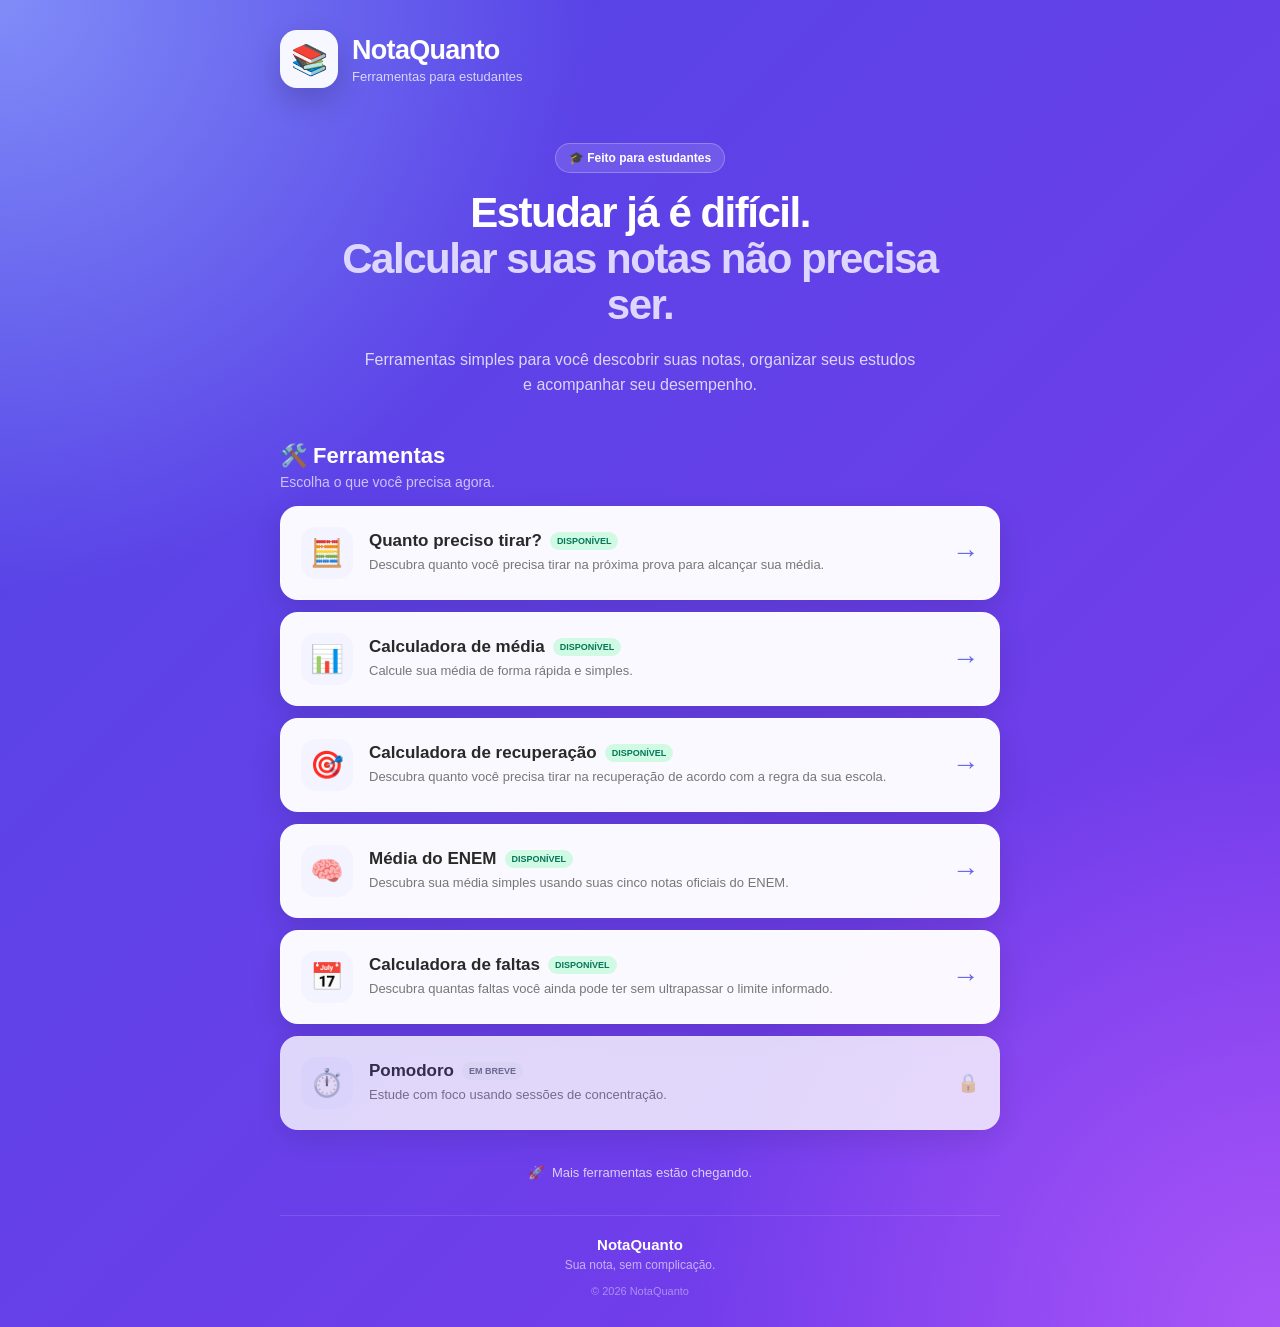
<file: index.html>
<!DOCTYPE html>
<html lang="pt-BR">
<head>
    <meta charset="UTF-8">
    <meta name="viewport" content="width=device-width, initial-scale=1.0">

    <title>NotaQuanto - Ferramentas para estudantes</title>

    <meta
        name="description"
        content="Ferramentas simples e gratuitas para ajudar estudantes com notas, médias, recuperação, ENEM e muito mais."
    >

    <link rel="stylesheet" href="style.css">
</head>

<body>

    <main class="pagina">

        <header class="cabecalho">

            <div class="logo">
                📚
            </div>

            <div class="marca">
                <h1>NotaQuanto</h1>
                <span>Ferramentas para estudantes</span>
            </div>

        </header>


        <section class="hero">

            <div class="etiqueta">
                🎓 Feito para estudantes
            </div>

            <h2>
                Estudar já é difícil.
                <span>Calcular suas notas não precisa ser.</span>
            </h2>

            <p>
                Ferramentas simples para você descobrir suas notas,
                organizar seus estudos e acompanhar seu desempenho.
            </p>

        </section>


        <section class="ferramentas">

            <div class="titulo-secao">

                <h3>🛠️ Ferramentas</h3>

                <p>
                    Escolha o que você precisa agora.
                </p>

            </div>


            <!-- QUANTO PRECISO TIRAR -->

            <a
                href="ferramentas/quanto-Preciso/index.html"
                class="ferramenta destaque"
            >

                <div class="icone-ferramenta">
                    🧮
                </div>

                <div class="conteudo-ferramenta">

                    <div class="titulo-ferramenta">

                        <h4>
                            Quanto preciso tirar?
                        </h4>

                        <span class="badge disponivel">
                            DISPONÍVEL
                        </span>

                    </div>

                    <p>
                        Descubra quanto você precisa tirar na próxima prova
                        para alcançar sua média.
                    </p>

                </div>

                <div class="seta">
                    →
                </div>

            </a>


            <!-- CALCULADORA DE MÉDIA -->

            <a
                href="ferramentas/Media/index.html"
                class="ferramenta destaque"
            >

                <div class="icone-ferramenta">
                    📊
                </div>

                <div class="conteudo-ferramenta">

                    <div class="titulo-ferramenta">

                        <h4>
                            Calculadora de média
                        </h4>

                        <span class="badge disponivel">
                            DISPONÍVEL
                        </span>

                    </div>

                    <p>
                        Calcule sua média de forma rápida e simples.
                    </p>

                </div>

                <div class="seta">
                    →
                </div>

            </a>


            <!-- RECUPERAÇÃO -->

            <a
                href="ferramentas/Recuperacao/index.html"
                class="ferramenta destaque"
            >

                <div class="icone-ferramenta">
                    🎯
                </div>

                <div class="conteudo-ferramenta">

                    <div class="titulo-ferramenta">

                        <h4>
                            Calculadora de recuperação
                        </h4>

                        <span class="badge disponivel">
                            DISPONÍVEL
                        </span>

                    </div>

                    <p>
                        Descubra quanto você precisa tirar na recuperação
                        de acordo com a regra da sua escola.
                    </p>

                </div>

                <div class="seta">
                    →
                </div>

            </a>


            <!-- ENEM -->

            <a
                href="ferramentas/Enem/index.html"
                class="ferramenta destaque"
            >

                <div class="icone-ferramenta">
                    🧠
                </div>

                <div class="conteudo-ferramenta">

                    <div class="titulo-ferramenta">

                        <h4>
                            Média do ENEM
                        </h4>

                        <span class="badge disponivel">
                            DISPONÍVEL
                        </span>

                    </div>

                    <p>
                        Descubra sua média simples usando suas cinco
                        notas oficiais do ENEM.
                    </p>

                </div>

                <div class="seta">
                    →
                </div>

            </a>


            <!-- FALTAS -->

            <a
                href="ferramentas/Faltas/index.html"
                class="ferramenta destaque"
            >

                <div class="icone-ferramenta">
                    📅
                </div>

                <div class="conteudo-ferramenta">

                    <div class="titulo-ferramenta">

                        <h4>
                            Calculadora de faltas
                        </h4>

                        <span class="badge disponivel">
                            DISPONÍVEL
                        </span>

                    </div>

                    <p>
                        Descubra quantas faltas você ainda pode ter
                        sem ultrapassar o limite informado.
                    </p>

                </div>

                <div class="seta">
                    →
                </div>

            </a>


            <!-- POMODORO -->

            <div class="ferramenta bloqueada">

                <div class="icone-ferramenta">
                    ⏱️
                </div>

                <div class="conteudo-ferramenta">

                    <div class="titulo-ferramenta">

                        <h4>
                            Pomodoro
                        </h4>

                        <span class="badge breve">
                            EM BREVE
                        </span>

                    </div>

                    <p>
                        Estude com foco usando sessões de concentração.
                    </p>

                </div>

                <div class="cadeado">
                    🔒
                </div>

            </div>

        </section>


        <section class="frase">

            <span>
                🚀
            </span>

            <p>
                Mais ferramentas estão chegando.
            </p>

        </section>


        <footer>

            <strong>
                NotaQuanto
            </strong>

            <span>
                Sua nota, sem complicação.
            </span>

            <small>
                © 2026 NotaQuanto
            </small>

        </footer>

    </main>


    <script src="script.js"></script>

</body>
</html>
</file>
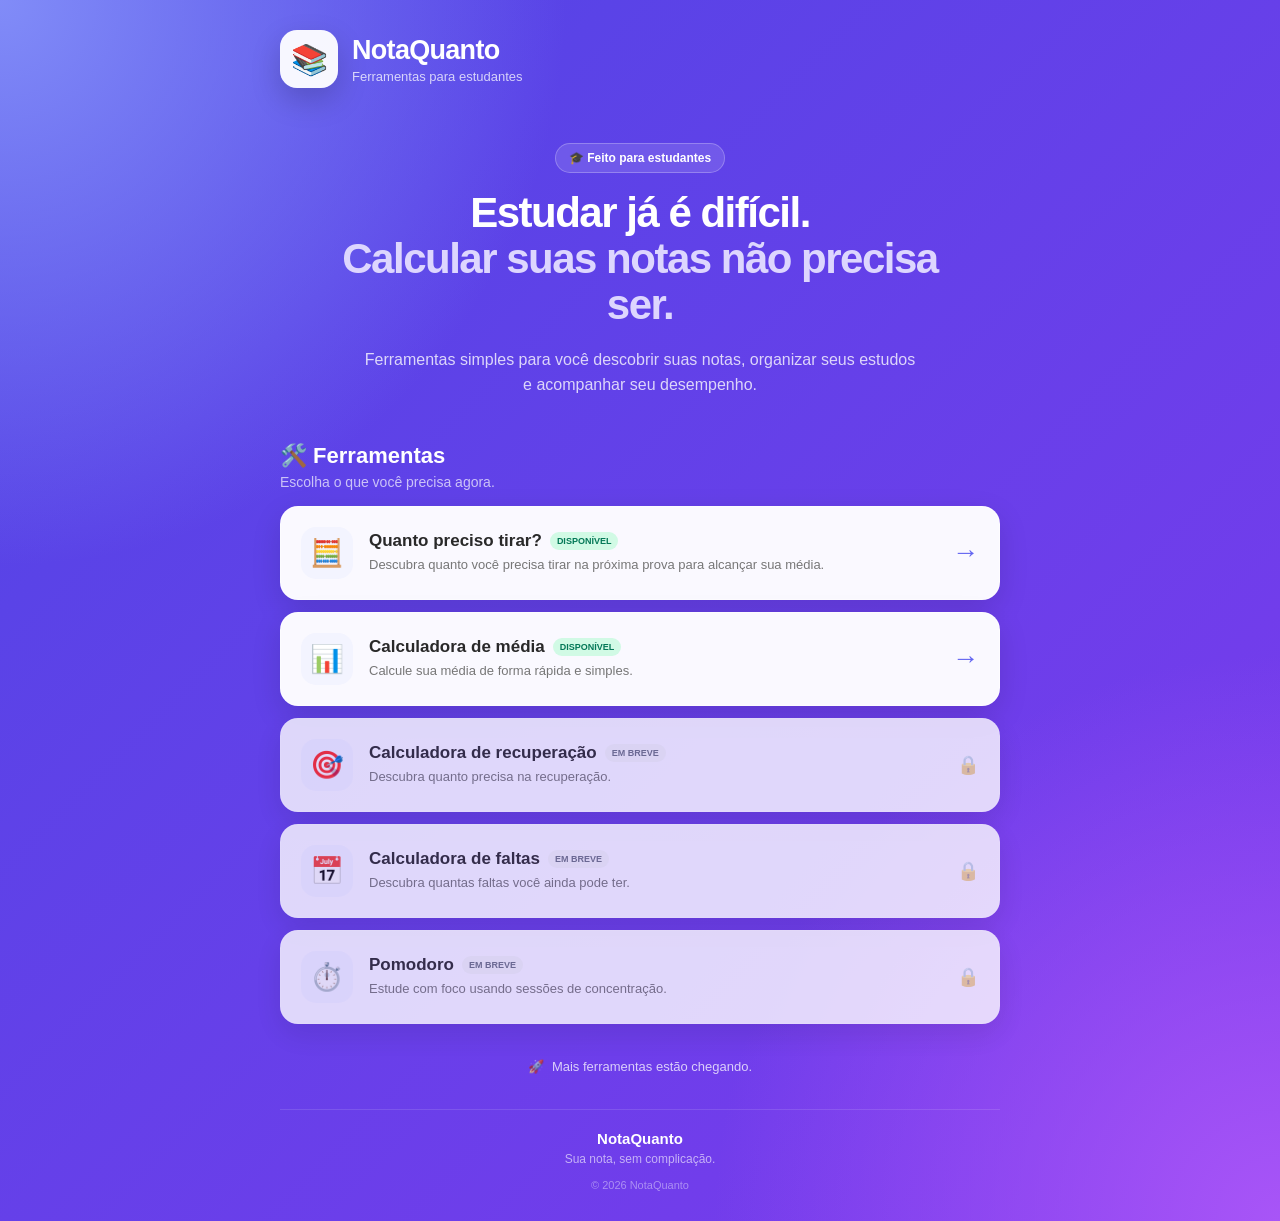
<file: NotaQuanto/index.html>
<!DOCTYPE html>
<html lang="pt-BR">

<head>

    <meta charset="UTF-8">

    <meta
        name="viewport"
        content="width=device-width, initial-scale=1.0"
    >

    <title>NotaQuanto - Ferramentas para estudantes</title>

    <meta
        name="description"
        content="Ferramentas simples e gratuitas para ajudar estudantes com notas, médias, estudos e muito mais."
    >

    <link rel="stylesheet" href="style.css">

</head>


<body>

    <main class="pagina">


        <!-- CABEÇALHO -->

        <header class="cabecalho">

            <div class="logo">
                📚
            </div>

            <div class="marca">

                <h1>
                    NotaQuanto
                </h1>

                <span>
                    Ferramentas para estudantes
                </span>

            </div>

        </header>


        <!-- HERO -->

        <section class="hero">

            <div class="etiqueta">
                🎓 Feito para estudantes
            </div>

            <h2>
                Estudar já é difícil.
                <span>
                    Calcular suas notas não precisa ser.
                </span>
            </h2>

            <p>
                Ferramentas simples para você descobrir suas notas,
                organizar seus estudos e acompanhar seu desempenho.
            </p>

        </section>


        <!-- FERRAMENTAS -->

        <section class="ferramentas">

            <div class="titulo-secao">

                <h3>
                    🛠️ Ferramentas
                </h3>

                <p>
                    Escolha o que você precisa agora.
                </p>

            </div>


            <!-- QUANTO PRECISO -->

            <a
                href="ferramentas/quanto-preciso/index.html"
                class="ferramenta destaque"
            >

                <div class="icone-ferramenta">
                    🧮
                </div>

                <div class="conteudo-ferramenta">

                    <div class="titulo-ferramenta">

                        <h4>
                            Quanto preciso tirar?
                        </h4>

                        <span class="badge disponivel">
                            DISPONÍVEL
                        </span>

                    </div>

                    <p>
                        Descubra quanto você precisa tirar
                        na próxima prova para alcançar sua média.
                    </p>

                </div>

                <div class="seta">
                    →
                </div>

            </a>


            <!-- MÉDIA -->

            <a
                href="ferramentas/media/index.html"
                class="ferramenta destaque"
            >

                <div class="icone-ferramenta">
                    📊
                </div>

                <div class="conteudo-ferramenta">

                    <div class="titulo-ferramenta">

                        <h4>
                            Calculadora de média
                        </h4>

                        <span class="badge disponivel">
                            DISPONÍVEL
                        </span>

                    </div>

                    <p>
                        Calcule sua média de forma rápida
                        e simples.
                    </p>

                </div>

                <div class="seta">
                    →
                </div>

            </a>


            <!-- RECUPERAÇÃO -->

            <div class="ferramenta bloqueada">

                <div class="icone-ferramenta">
                    🎯
                </div>

                <div class="conteudo-ferramenta">

                    <div class="titulo-ferramenta">

                        <h4>
                            Calculadora de recuperação
                        </h4>

                        <span class="badge breve">
                            EM BREVE
                        </span>

                    </div>

                    <p>
                        Descubra quanto precisa na recuperação.
                    </p>

                </div>

                <div class="cadeado">
                    🔒
                </div>

            </div>


            <!-- FALTAS -->

            <div class="ferramenta bloqueada">

                <div class="icone-ferramenta">
                    📅
                </div>

                <div class="conteudo-ferramenta">

                    <div class="titulo-ferramenta">

                        <h4>
                            Calculadora de faltas
                        </h4>

                        <span class="badge breve">
                            EM BREVE
                        </span>

                    </div>

                    <p>
                        Descubra quantas faltas você ainda pode ter.
                    </p>

                </div>

                <div class="cadeado">
                    🔒
                </div>

            </div>


            <!-- POMODORO -->

            <div class="ferramenta bloqueada">

                <div class="icone-ferramenta">
                    ⏱️
                </div>

                <div class="conteudo-ferramenta">

                    <div class="titulo-ferramenta">

                        <h4>
                            Pomodoro
                        </h4>

                        <span class="badge breve">
                            EM BREVE
                        </span>

                    </div>

                    <p>
                        Estude com foco usando sessões de concentração.
                    </p>

                </div>

                <div class="cadeado">
                    🔒
                </div>

            </div>

        </section>


        <!-- FRASE -->

        <section class="frase">

            <span>
                🚀
            </span>

            <p>
                Mais ferramentas estão chegando.
            </p>

        </section>


        <!-- RODAPÉ -->

        <footer>

            <strong>
                NotaQuanto
            </strong>

            <span>
                Sua nota, sem complicação.
            </span>

            <small>
                © 2026 NotaQuanto
            </small>

        </footer>


    </main>


    <script src="script.js"></script>

</body>

</html>
</file>
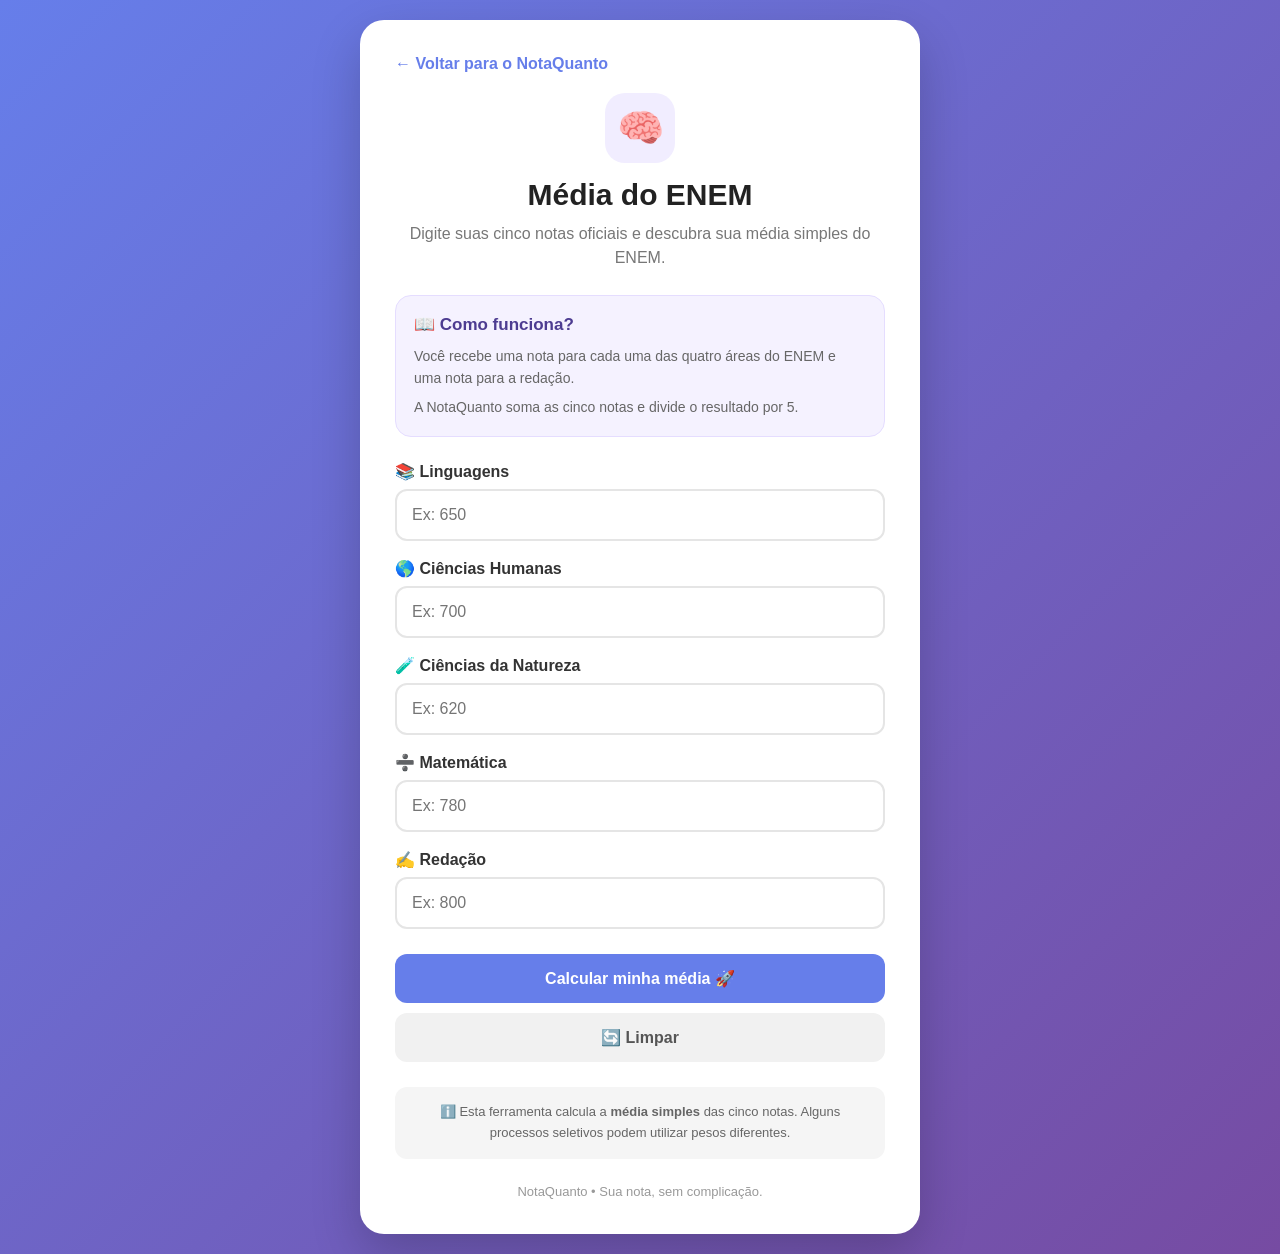
<file: ferramentas/Enem/index.html>
<!DOCTYPE html>
<html lang="pt-BR">

<head>

    <meta charset="UTF-8">

    <meta
        name="viewport"
        content="width=device-width, initial-scale=1.0"
    >

    <title>Média do ENEM - NotaQuanto</title>

    <meta
        name="description"
        content="Calcule sua média simples do ENEM usando suas cinco notas oficiais."
    >

    <link rel="stylesheet" href="style.css">

</head>

<body>

    <main class="card">

        <!-- VOLTAR -->

        <a href="../../index.html" class="voltar">
            ← Voltar para o NotaQuanto
        </a>


        <!-- LOGO -->

        <div class="logo">
            🧠
        </div>


        <!-- TÍTULO -->

        <h1>
            Média do ENEM
        </h1>

        <p class="subtitulo">
            Digite suas cinco notas oficiais e descubra
            sua média simples do ENEM.
        </p>


        <!-- EXPLICAÇÃO -->

        <div class="explicacao">

            <div class="explicacao-titulo">
                📖 Como funciona?
            </div>

            <p>
                Você recebe uma nota para cada uma das
                quatro áreas do ENEM e uma nota para a redação.
            </p>

            <p>
                A NotaQuanto soma as cinco notas e divide
                o resultado por 5.
            </p>

        </div>


        <!-- LINGUAGENS -->

        <div class="campo">

            <label for="linguagens">
                📚 Linguagens
            </label>

            <input
                type="number"
                id="linguagens"
                min="0"
                max="1000"
                step="0.1"
                placeholder="Ex: 650"
            >

        </div>


        <!-- HUMANAS -->

        <div class="campo">

            <label for="humanas">
                🌎 Ciências Humanas
            </label>

            <input
                type="number"
                id="humanas"
                min="0"
                max="1000"
                step="0.1"
                placeholder="Ex: 700"
            >

        </div>


        <!-- NATUREZA -->

        <div class="campo">

            <label for="natureza">
                🧪 Ciências da Natureza
            </label>

            <input
                type="number"
                id="natureza"
                min="0"
                max="1000"
                step="0.1"
                placeholder="Ex: 620"
            >

        </div>


        <!-- MATEMÁTICA -->

        <div class="campo">

            <label for="matematica">
                ➗ Matemática
            </label>

            <input
                type="number"
                id="matematica"
                min="0"
                max="1000"
                step="0.1"
                placeholder="Ex: 780"
            >

        </div>


        <!-- REDAÇÃO -->

        <div class="campo">

            <label for="redacao">
                ✍️ Redação
            </label>

            <input
                type="number"
                id="redacao"
                min="0"
                max="1000"
                step="0.1"
                placeholder="Ex: 800"
            >

        </div>


        <!-- BOTÕES -->

        <div class="botoes">

            <button
                class="botao-calcular"
                onclick="calcularMediaEnem()"
            >
                Calcular minha média 🚀
            </button>

            <button
                class="botao-limpar"
                onclick="limpar()"
            >
                🔄 Limpar
            </button>

        </div>


        <!-- RESULTADO -->

        <div id="resultado"></div>


        <!-- AVISO -->

        <div class="aviso-final">

            ℹ️ Esta ferramenta calcula a
            <strong>média simples</strong> das cinco notas.
            Alguns processos seletivos podem utilizar
            pesos diferentes.

        </div>


        <!-- RODAPÉ -->

        <p class="rodape">
            NotaQuanto • Sua nota, sem complicação.
        </p>

    </main>


    <script src="script.js"></script>

</body>

</html>
</file>
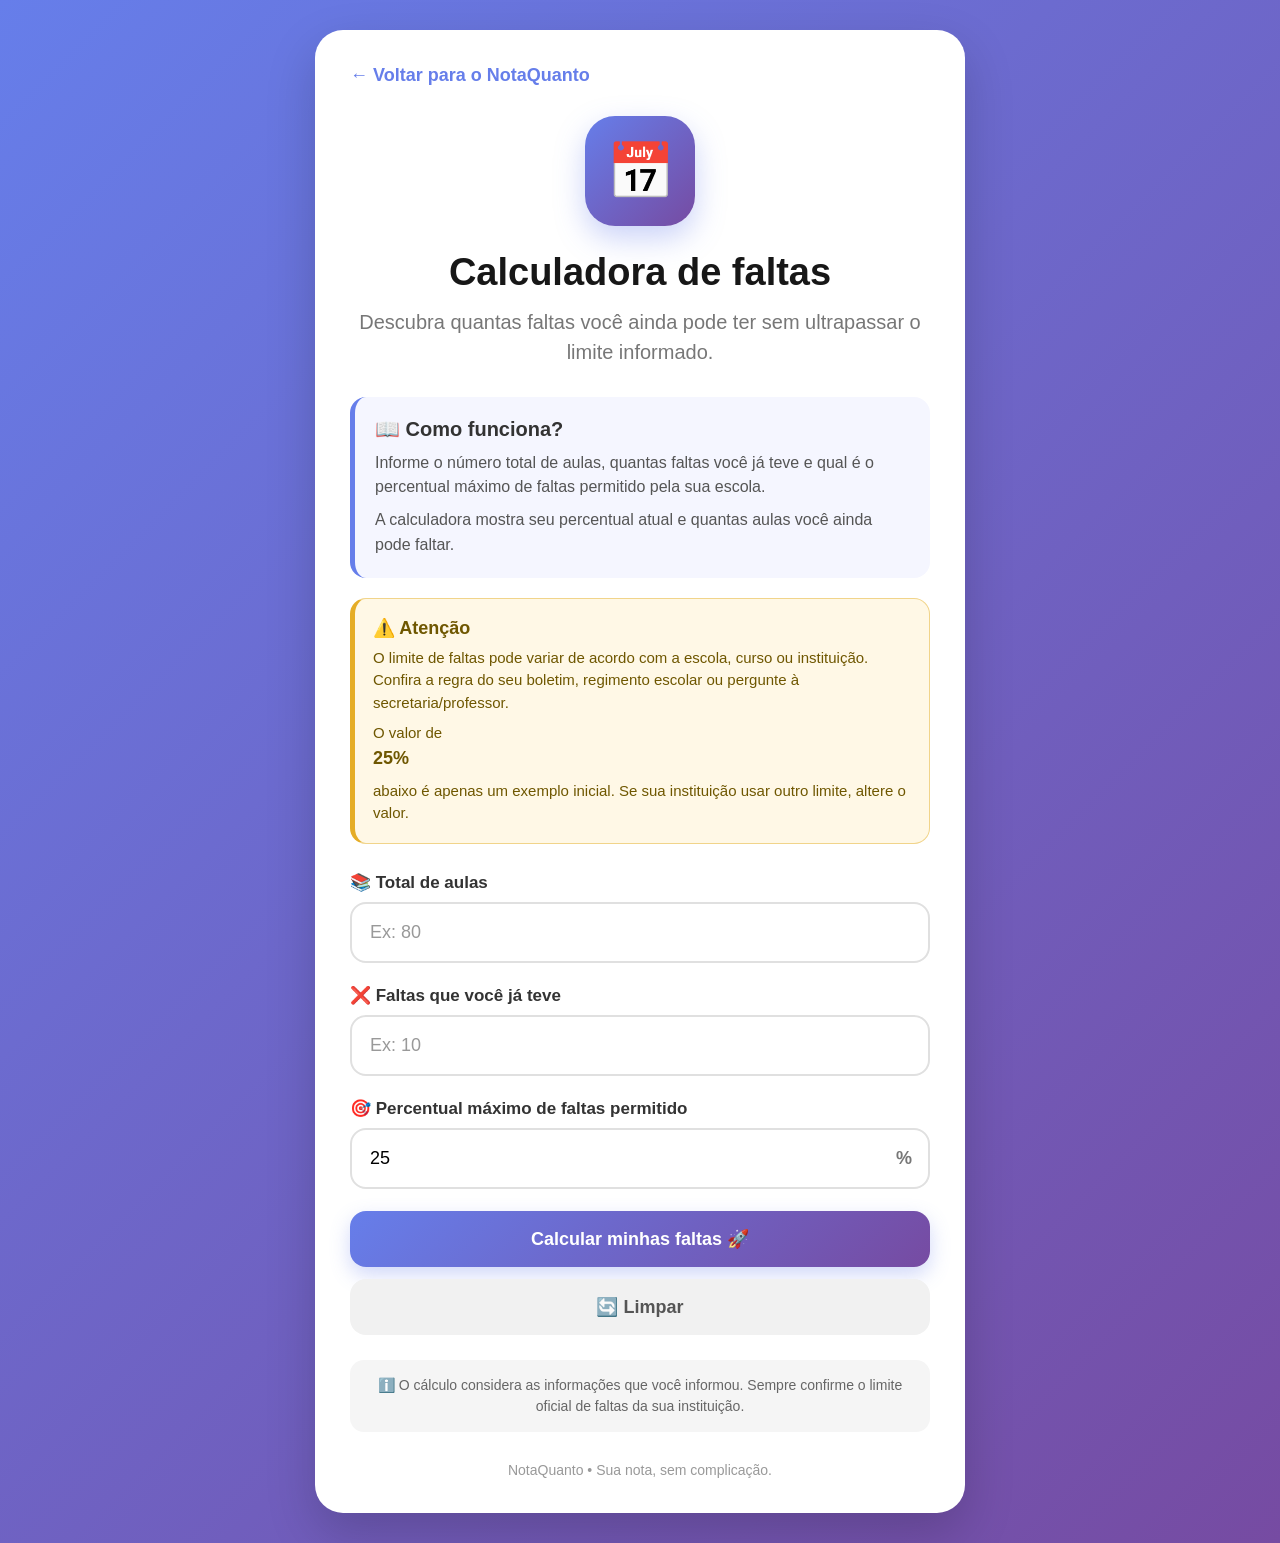
<file: ferramentas/Faltas/index.html>
<!DOCTYPE html>
<html lang="pt-BR">
<head>
    <meta charset="UTF-8">
    <meta name="viewport" content="width=device-width, initial-scale=1.0">

    <title>Calculadora de Faltas - NotaQuanto</title>

    <meta
        name="description"
        content="Descubra quantas faltas você ainda pode ter sem ultrapassar o limite da sua escola."
    >

    <link rel="stylesheet" href="style.css">
</head>

<body>

    <main class="card">

        <a href="../../index.html" class="voltar">
            ← Voltar para o NotaQuanto
        </a>

        <div class="logo">📅</div>

        <h1>Calculadora de faltas</h1>

        <p class="subtitulo">
            Descubra quantas faltas você ainda pode ter sem ultrapassar o limite informado.
        </p>

        <div class="explicacao">

            <div class="explicacao-titulo">
                📖 Como funciona?
            </div>

            <p>
                Informe o número total de aulas, quantas faltas você já teve
                e qual é o percentual máximo de faltas permitido pela sua escola.
            </p>

            <p>
                A calculadora mostra seu percentual atual e quantas aulas
                você ainda pode faltar.
            </p>

        </div>

        <div class="aviso-regra">

            <strong>⚠️ Atenção</strong>

            <p>
                O limite de faltas pode variar de acordo com a escola,
                curso ou instituição. Confira a regra do seu boletim,
                regimento escolar ou pergunte à secretaria/professor.
            </p>

            <p>
                O valor de <strong>25%</strong> abaixo é apenas um exemplo
                inicial. Se sua instituição usar outro limite, altere o valor.
            </p>

        </div>

        <div class="campo">

            <label for="totalAulas">
                📚 Total de aulas
            </label>

            <input
                type="number"
                id="totalAulas"
                min="1"
                step="1"
                placeholder="Ex: 80"
            >

        </div>

        <div class="campo">

            <label for="faltasAtuais">
                ❌ Faltas que você já teve
            </label>

            <input
                type="number"
                id="faltasAtuais"
                min="0"
                step="1"
                placeholder="Ex: 10"
            >

        </div>

        <div class="campo">

            <label for="percentualMaximo">
                🎯 Percentual máximo de faltas permitido
            </label>

            <div class="campo-percentual">

                <input
                    type="number"
                    id="percentualMaximo"
                    min="0.1"
                    max="100"
                    step="0.1"
                    value="25"
                    placeholder="Ex: 25"
                >

                <span>%</span>

            </div>

        </div>

        <div class="botoes">

            <button
                class="botao-calcular"
                onclick="calcularFaltas()"
            >
                Calcular minhas faltas 🚀
            </button>

            <button
                class="botao-limpar"
                onclick="limpar()"
            >
                🔄 Limpar
            </button>

        </div>

        <div id="resultado"></div>

        <div class="aviso-final">

            ℹ️ O cálculo considera as informações que você informou.
            Sempre confirme o limite oficial de faltas da sua instituição.

        </div>

        <p class="rodape">
            NotaQuanto • Sua nota, sem complicação.
        </p>

    </main>

    <script src="script.js"></script>

</body>
</html>
</file>
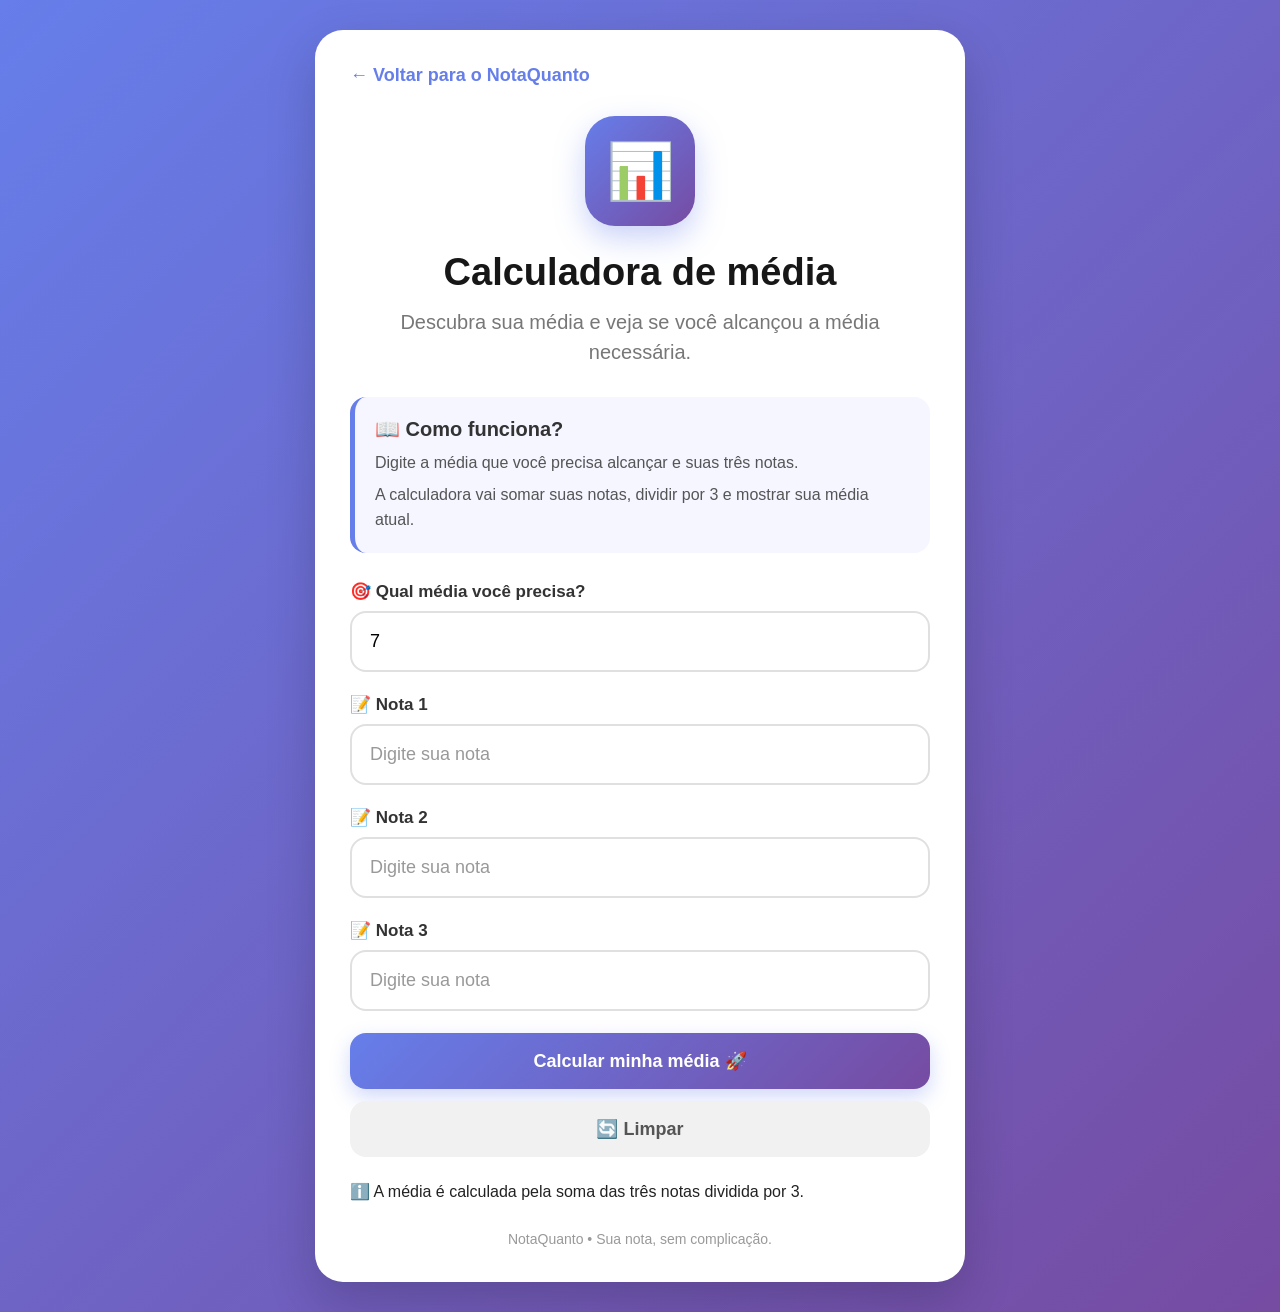
<file: ferramentas/Media/index.html>
<!DOCTYPE html>
<html lang="pt-BR">

<head>

    <meta charset="UTF-8">

    <meta
        name="viewport"
        content="width=device-width, initial-scale=1.0"
    >

    <title>
        Calculadora de Média - NotaQuanto
    </title>

    <meta
        name="description"
        content="Calcule sua média de forma rápida e simples."
    >

    <link
        rel="stylesheet"
        href="style.css"
    >

</head>

<body>

    <main class="card">

        <a
            href="../../index.html"
            class="voltar"
        >
            ← Voltar para o NotaQuanto
        </a>

        <div class="logo">
            📊
        </div>

        <h1>
            Calculadora de média
        </h1>

        <p class="subtitulo">
            Descubra sua média e veja se você alcançou
            a média necessária.
        </p>

        <div class="explicacao">

            <div class="explicacao-titulo">
                📖 Como funciona?
            </div>

            <p>
                Digite a média que você precisa alcançar
                e suas três notas.
            </p>

            <p>
                A calculadora vai somar suas notas,
                dividir por 3 e mostrar sua média atual.
            </p>

        </div>

        <div class="campo">

            <label for="mediaNecessaria">
                🎯 Qual média você precisa?
            </label>

            <input
                type="number"
                id="mediaNecessaria"
                min="0"
                max="10"
                step="0.1"
                value="7"
                placeholder="Ex: 7"
            >

        </div>

        <div class="campo">

            <label for="nota1">
                📝 Nota 1
            </label>

            <input
                type="number"
                id="nota1"
                min="0"
                max="10"
                step="0.1"
                placeholder="Digite sua nota"
            >

        </div>

        <div class="campo">

            <label for="nota2">
                📝 Nota 2
            </label>

            <input
                type="number"
                id="nota2"
                min="0"
                max="10"
                step="0.1"
                placeholder="Digite sua nota"
            >

        </div>

        <div class="campo">

            <label for="nota3">
                📝 Nota 3
            </label>

            <input
                type="number"
                id="nota3"
                min="0"
                max="10"
                step="0.1"
                placeholder="Digite sua nota"
            >

        </div>

        <div class="botoes">

            <button
                class="botao-calcular"
                onclick="calcularMedia()"
            >
                Calcular minha média 🚀
            </button>

            <button
                class="botao-limpar"
                onclick="limpar()"
            >
                🔄 Limpar
            </button>

        </div>

        <div id="resultado"></div>

        <div class="aviso-final">

            ℹ️ A média é calculada pela soma das três
            notas dividida por 3.

        </div>

        <p class="rodape">
            NotaQuanto • Sua nota, sem complicação.
        </p>

    </main>

    <script src="script.js"></script>

</body>

</html>
</file>
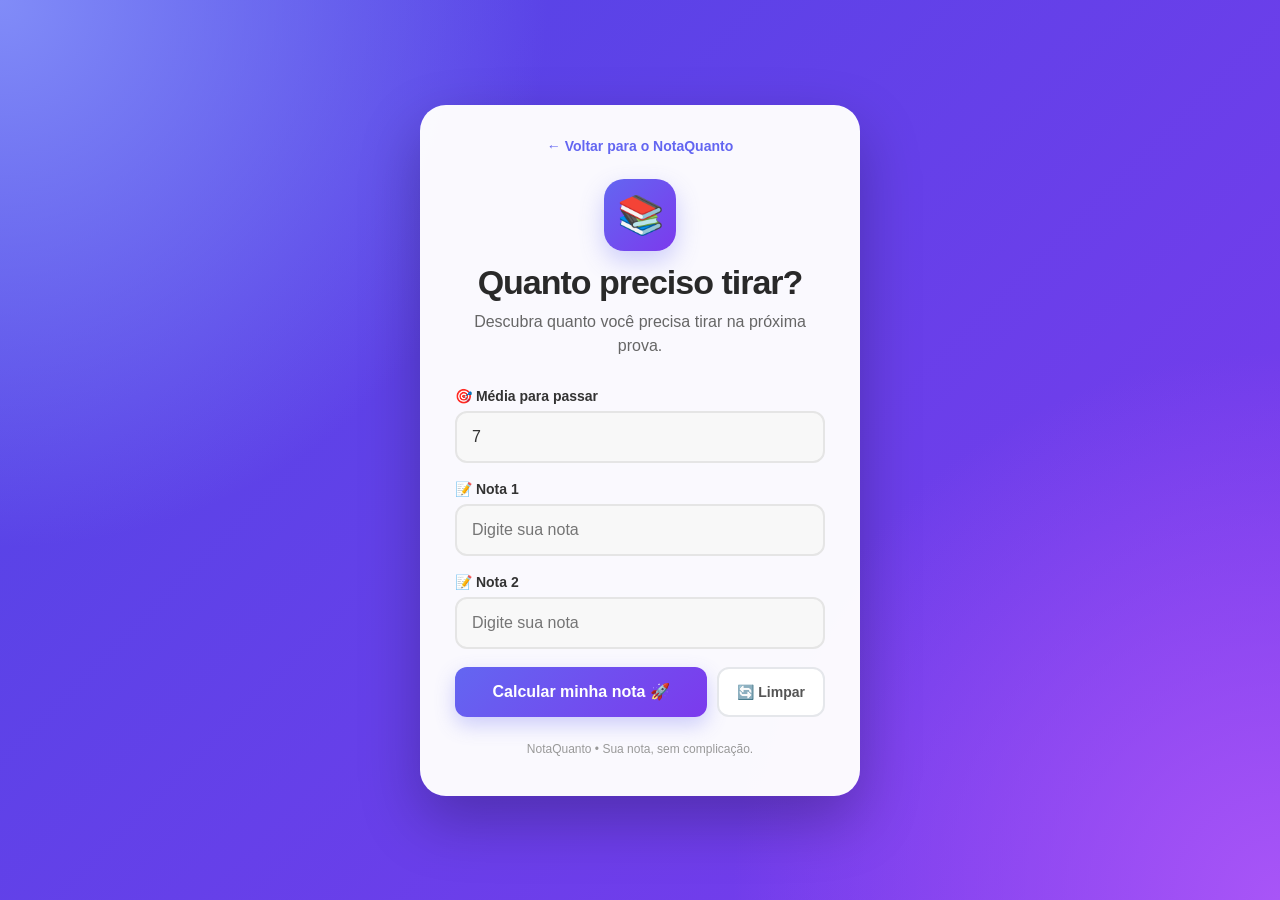
<file: ferramentas/quanto-Preciso/index.html>
<!DOCTYPE html>
<html lang="pt-BR">

<head>
    <meta charset="UTF-8">
    <meta name="viewport" content="width=device-width, initial-scale=1.0">

    <title>Quanto Preciso Tirar? - NotaQuanto</title>

    <meta
        name="description"
        content="Descubra quanto você precisa tirar na próxima prova para alcançar sua média."
    >

    <link rel="stylesheet" href="style.css">
</head>

<body>

    <main class="card">

        <a href="../../index.html" class="voltar">
            ← Voltar para o NotaQuanto
        </a>


        <div class="logo">
            📚
        </div>


        <h1>Quanto preciso tirar?</h1>

        <p class="subtitulo">
            Descubra quanto você precisa tirar na próxima prova.
        </p>


        <div class="campo">

            <label for="mediaNecessaria">
                🎯 Média para passar
            </label>

            <input
                type="number"
                id="mediaNecessaria"
                value="7"
                min="0"
                max="10"
                step="0.1"
                placeholder="Ex: 7"
            >

        </div>


        <div class="campo">

            <label for="nota1">
                📝 Nota 1
            </label>

            <input
                type="number"
                id="nota1"
                min="0"
                max="10"
                step="0.1"
                placeholder="Digite sua nota"
            >

        </div>


        <div class="campo">

            <label for="nota2">
                📝 Nota 2
            </label>

            <input
                type="number"
                id="nota2"
                min="0"
                max="10"
                step="0.1"
                placeholder="Digite sua nota"
            >

        </div>


        <div class="botoes">

            <button
                class="botao-calcular"
                onclick="calcular()"
            >
                Calcular minha nota 🚀
            </button>

            <button
                class="botao-limpar"
                onclick="limpar()"
            >
                🔄 Limpar
            </button>

        </div>


        <div id="resultado"></div>


        <p class="rodape">
            NotaQuanto • Sua nota, sem complicação.
        </p>

    </main>


    <script src="script.js"></script>

</body>

</html>
</file>
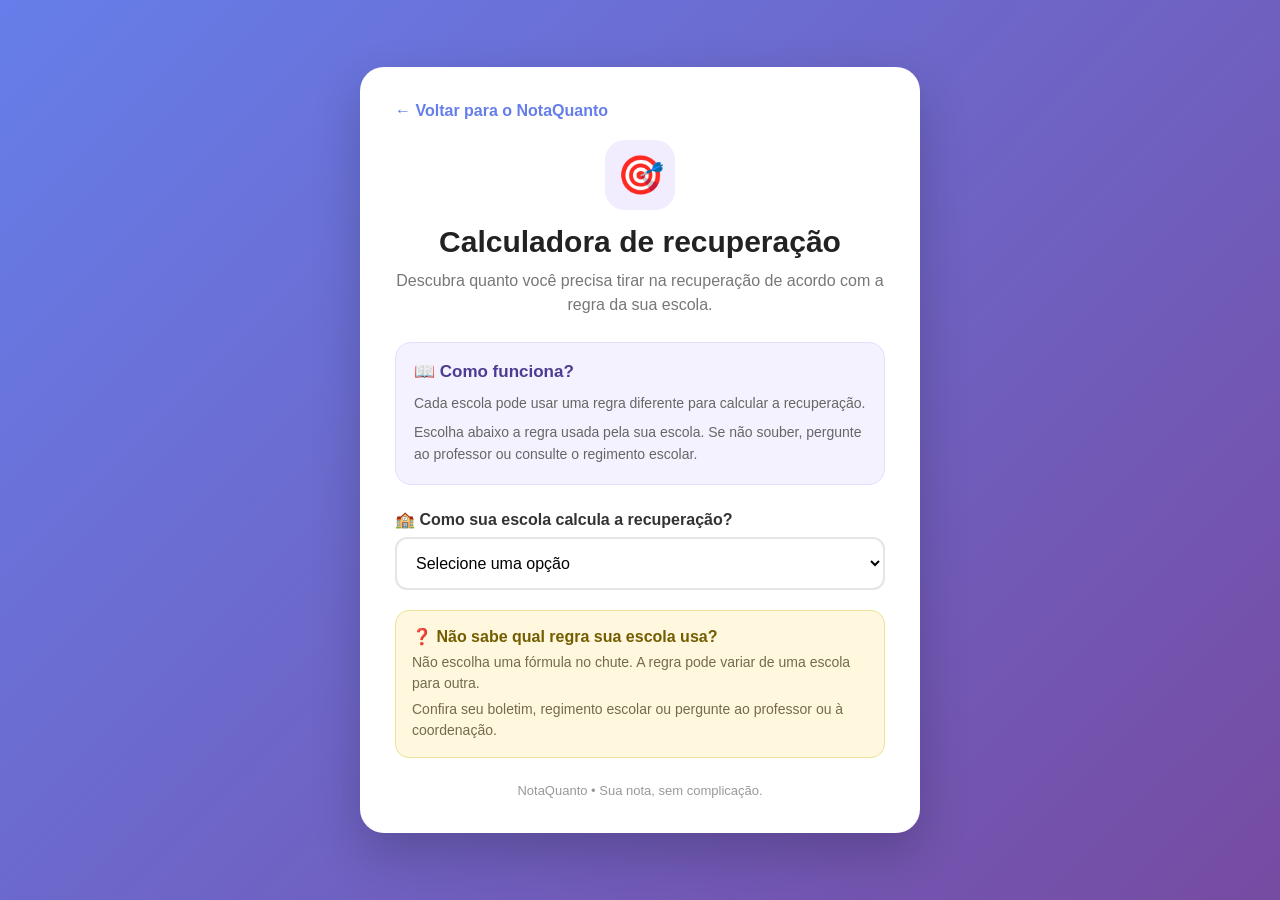
<file: ferramentas/Recuperacao/index.html>
<!DOCTYPE html>
<html lang="pt-BR">

<head>
    <meta charset="UTF-8">
    <meta name="viewport" content="width=device-width, initial-scale=1.0">

    <title>Calculadora de Recuperação - NotaQuanto</title>

    <meta
        name="description"
        content="Descubra quanto você precisa tirar na recuperação de acordo com a regra usada pela sua escola."
    >

    <link rel="stylesheet" href="style.css">
</head>

<body>

    <main class="card">

        <!-- VOLTAR -->

        <a href="../../index.html" class="voltar">
            ← Voltar para o NotaQuanto
        </a>


        <!-- LOGO -->

        <div class="logo">
            🎯
        </div>


        <!-- TÍTULO -->

        <h1>
            Calculadora de recuperação
        </h1>

        <p class="subtitulo">
            Descubra quanto você precisa tirar na recuperação
            de acordo com a regra da sua escola.
        </p>


        <!-- EXPLICAÇÃO GERAL -->

        <div class="explicacao">

            <div class="explicacao-titulo">
                📖 Como funciona?
            </div>

            <p>
                Cada escola pode usar uma regra diferente
                para calcular a recuperação.
            </p>

            <p>
                Escolha abaixo a regra usada pela sua escola.
                Se não souber, pergunte ao professor ou consulte
                o regimento escolar.
            </p>

        </div>


        <!-- ESCOLHA DA REGRA -->

        <div class="campo">

            <label for="tipoRecuperacao">
                🏫 Como sua escola calcula a recuperação?
            </label>

            <select id="tipoRecuperacao">

                <option value="">
                    Selecione uma opção
                </option>

                <option value="media">
                    📚 Faz a média entre a nota atual e a recuperação
                </option>

                <option value="pesos">
                    ⚖️ Usa pesos diferentes para as notas
                </option>

                <option value="substitui">
                    🔄 A recuperação substitui a média anterior
                </option>

            </select>

        </div>


        <!-- AVISO -->

        <div class="nao-sei">

            <strong>
                ❓ Não sabe qual regra sua escola usa?
            </strong>

            <p>
                Não escolha uma fórmula no chute.
                A regra pode variar de uma escola para outra.
            </p>

            <p>
                Confira seu boletim, regimento escolar
                ou pergunte ao professor ou à coordenação.
            </p>

        </div>


        <!-- CAMPOS PRINCIPAIS -->

        <div
            id="camposPrincipais"
            class="campos-escondidos"
        >

            <!-- MÉDIA NECESSÁRIA -->

            <div class="campo">

                <label for="mediaNecessaria">
                    🎯 Média para passar
                </label>

                <input
                    type="number"
                    id="mediaNecessaria"
                    value="7"
                    min="0"
                    max="10"
                    step="0.1"
                    placeholder="Ex: 7"
                >

            </div>


            <!-- MÉDIA ATUAL -->

            <div class="campo">

                <label for="mediaAtual">
                    📊 Sua média atual
                </label>

                <input
                    type="number"
                    id="mediaAtual"
                    min="0"
                    max="10"
                    step="0.1"
                    placeholder="Ex: 5"
                >

            </div>


            <!-- PESOS -->

            <div
                id="camposPesos"
                class="campos-pesos"
            >

                <div class="campo">

                    <label for="pesoMedia">
                        ⚖️ Peso da média
                    </label>

                    <input
                        type="number"
                        id="pesoMedia"
                        value="6"
                        min="0.1"
                        step="0.1"
                        placeholder="Ex: 6"
                    >

                </div>


                <div class="campo">

                    <label for="pesoRecuperacao">
                        ⚖️ Peso da recuperação
                    </label>

                    <input
                        type="number"
                        id="pesoRecuperacao"
                        value="4"
                        min="0.1"
                        step="0.1"
                        placeholder="Ex: 4"
                    >

                </div>

            </div>


            <!-- EXPLICAÇÃO DA REGRA -->

            <div
                id="explicacaoRegra"
                class="explicacao-regra"
            >
            </div>


            <!-- BOTÕES -->

            <div class="botoes">

                <button
                    class="botao-calcular"
                    onclick="calcularRecuperacao()"
                >
                    Calcular minha recuperação 🚀
                </button>

                <button
                    class="botao-limpar"
                    onclick="limpar()"
                >
                    🔄 Limpar
                </button>

            </div>


            <!-- RESULTADO -->

            <div id="resultado"></div>

        </div>


        <!-- RODAPÉ -->

        <p class="rodape">
            NotaQuanto • Sua nota, sem complicação.
        </p>

    </main>


    <script src="script.js"></script>

</body>

</html>
</file>
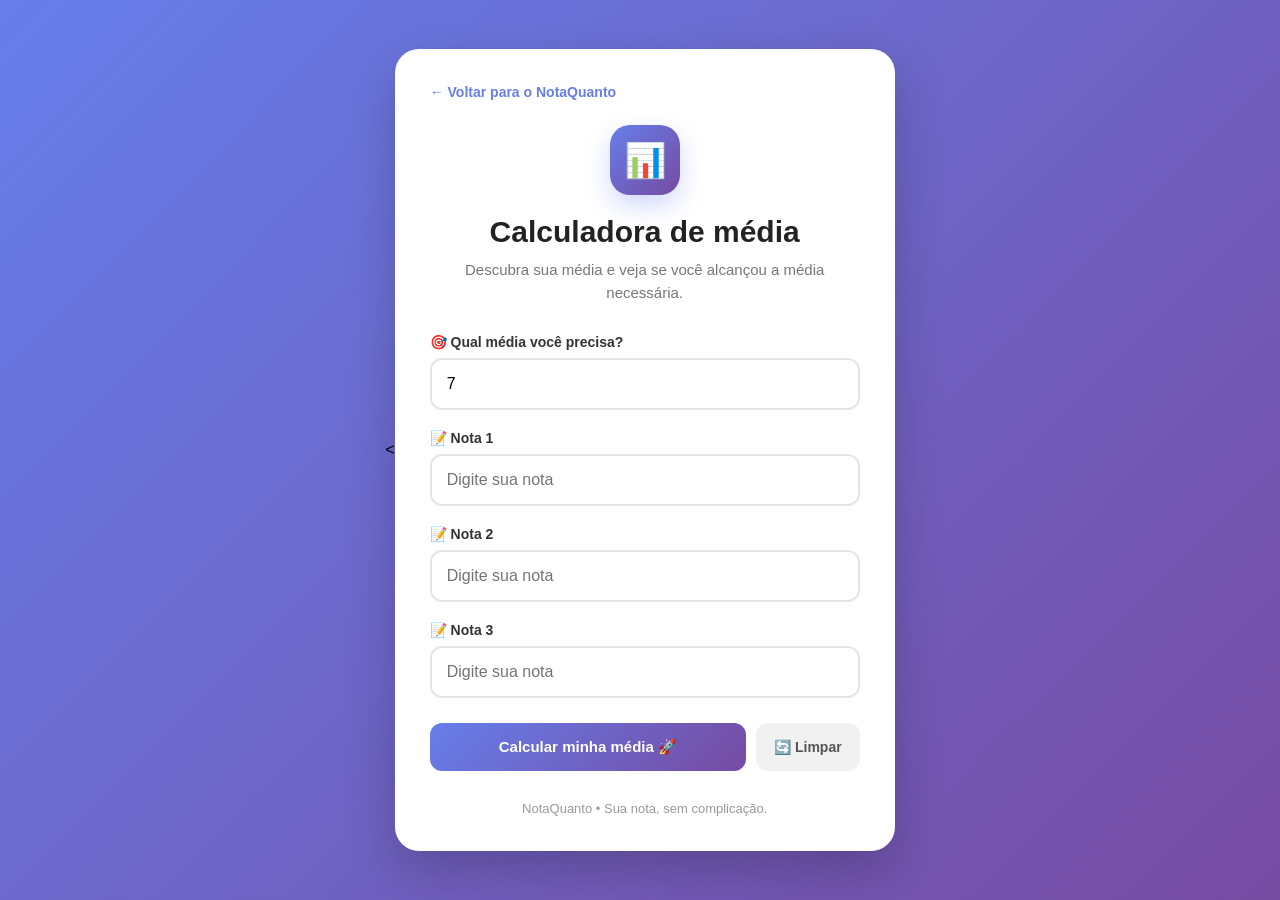
<file: NotaQuanto/ferramentas/Media/index.html>
<<!DOCTYPE html>
<html lang="pt-BR">

<head>

    <meta charset="UTF-8">

    <meta
        name="viewport"
        content="width=device-width, initial-scale=1.0"
    >

    <title>Calculadora de Média - NotaQuanto</title>

    <meta
        name="description"
        content="Calcule sua média e veja se você alcançou a média necessária."
    >

    <link rel="stylesheet" href="style.css">

</head>


<body>

    <main class="card">


        <!-- VOLTAR -->

        <a
            href="../../index.html"
            class="voltar"
        >
            ← Voltar para o NotaQuanto
        </a>


        <!-- LOGO -->

        <div class="logo">
            📊
        </div>


        <!-- TÍTULO -->

        <h1>
            Calculadora de média
        </h1>

        <p class="subtitulo">
            Descubra sua média e veja se você alcançou a média necessária.
        </p>


        <!-- MÉDIA NECESSÁRIA -->

        <div class="campo">

            <label for="mediaNecessaria">
                🎯 Qual média você precisa?
            </label>

            <input
                type="number"
                id="mediaNecessaria"
                min="0"
                max="10"
                step="0.1"
                value="7"
                placeholder="Ex: 7"
            >

        </div>


        <!-- NOTA 1 -->

        <div class="campo">

            <label for="nota1">
                📝 Nota 1
            </label>

            <input
                type="number"
                id="nota1"
                min="0"
                max="10"
                step="0.1"
                placeholder="Digite sua nota"
            >

        </div>


        <!-- NOTA 2 -->

        <div class="campo">

            <label for="nota2">
                📝 Nota 2
            </label>

            <input
                type="number"
                id="nota2"
                min="0"
                max="10"
                step="0.1"
                placeholder="Digite sua nota"
            >

        </div>


        <!-- NOTA 3 -->

        <div class="campo">

            <label for="nota3">
                📝 Nota 3
            </label>

            <input
                type="number"
                id="nota3"
                min="0"
                max="10"
                step="0.1"
                placeholder="Digite sua nota"
            >

        </div>


        <!-- BOTÕES -->

        <div class="botoes">

            <button
                class="botao-calcular"
                onclick="calcularMedia()"
            >
                Calcular minha média 🚀
            </button>

            <button
                class="botao-limpar"
                onclick="limpar()"
            >
                🔄 Limpar
            </button>

        </div>


        <!-- RESULTADO -->

        <div id="resultado"></div>


        <!-- RODAPÉ -->

        <p class="rodape">
            NotaQuanto • Sua nota, sem complicação.
        </p>


    </main>


    <script src="script.js"></script>

</body>

</html>
</file>
<file: style.css>
/* =========================================
   NOTAQUANTO
   HOME
========================================= */


/* RESET */

* {

    box-sizing: border-box;

    margin: 0;

    padding: 0;

}


/* =========================================
   PÁGINA
========================================= */

body {

    font-family:
        Arial,
        Helvetica,
        sans-serif;

    min-height: 100vh;

    color: #252525;

    background:
        radial-gradient(
            circle at top left,
            #818cf8 0%,
            transparent 32%
        ),

        radial-gradient(
            circle at bottom right,
            #a855f7 0%,
            transparent 32%
        ),

        linear-gradient(
            135deg,
            #4f46e5,
            #7c3aed
        );

    padding: 30px 20px;

}


/* =========================================
   CONTAINER
========================================= */

.pagina {

    width: 100%;

    max-width: 720px;

    margin: 0 auto;

}


/* =========================================
   CABEÇALHO
========================================= */

.cabecalho {

    display: flex;

    align-items: center;

    gap: 14px;

    margin-bottom: 55px;

}


.logo {

    width: 58px;

    height: 58px;

    display: flex;

    align-items: center;

    justify-content: center;

    flex-shrink: 0;

    font-size: 30px;

    border-radius: 17px;

    background:
        rgba(255, 255, 255, 0.95);

    box-shadow:
        0 12px 30px rgba(0, 0, 0, 0.18);

}


.marca h1 {

    color: white;

    font-size: 27px;

    letter-spacing: -0.7px;

}


.marca span {

    display: block;

    color: rgba(255, 255, 255, 0.75);

    font-size: 13px;

    margin-top: 3px;

}


/* =========================================
   HERO
========================================= */

.hero {

    text-align: center;

    margin-bottom: 45px;

}


.etiqueta {

    display: inline-block;

    padding: 7px 13px;

    margin-bottom: 17px;

    color: white;

    font-size: 12px;

    font-weight: bold;

    border:
        1px solid rgba(255, 255, 255, 0.25);

    border-radius: 30px;

    background:
        rgba(255, 255, 255, 0.12);

}


.hero h2 {

    color: white;

    font-size: 42px;

    line-height: 1.1;

    letter-spacing: -1.5px;

    max-width: 650px;

    margin: 0 auto 18px;

}


.hero h2 span {

    display: block;

    color: #ddd6fe;

}


.hero p {

    max-width: 560px;

    margin: 0 auto;

    color: rgba(255, 255, 255, 0.78);

    font-size: 16px;

    line-height: 1.6;

}


/* =========================================
   TÍTULO DA SEÇÃO
========================================= */

.titulo-secao {

    margin-bottom: 16px;

}


.titulo-secao h3 {

    color: white;

    font-size: 22px;

    margin-bottom: 5px;

}


.titulo-secao p {

    color: rgba(255, 255, 255, 0.68);

    font-size: 14px;

}


/* =========================================
   FERRAMENTA
========================================= */

.ferramenta {

    width: 100%;

    display: flex;

    align-items: center;

    gap: 16px;

    padding: 20px;

    margin-bottom: 12px;

    border-radius: 18px;

    text-align: left;

    text-decoration: none;

    color: #222;

    background:
        rgba(255, 255, 255, 0.97);

    border:
        1px solid rgba(255, 255, 255, 0.5);

    box-shadow:
        0 10px 30px rgba(0, 0, 0, 0.12);

    transition:
        transform 0.2s ease,
        box-shadow 0.2s ease;

}


.ferramenta.destaque {

    cursor: pointer;

}


.ferramenta.destaque:hover {

    transform: translateY(-3px);

    box-shadow:
        0 16px 35px rgba(0, 0, 0, 0.18);

}


.icone-ferramenta {

    width: 52px;

    height: 52px;

    display: flex;

    align-items: center;

    justify-content: center;

    flex-shrink: 0;

    font-size: 27px;

    border-radius: 15px;

    background: #f3f4ff;

}


/* =========================================
   CONTEÚDO
========================================= */

.conteudo-ferramenta {

    flex: 1;

    min-width: 0;

}


.titulo-ferramenta {

    display: flex;

    align-items: center;

    flex-wrap: wrap;

    gap: 8px;

    margin-bottom: 5px;

}


.titulo-ferramenta h4 {

    font-size: 17px;

    color: #292929;

}


.conteudo-ferramenta p {

    color: #777;

    font-size: 13px;

    line-height: 1.45;

}


/* =========================================
   BADGES
========================================= */

.badge {

    padding: 4px 7px;

    border-radius: 20px;

    font-size: 9px;

    font-weight: bold;

}


.disponivel {

    color: #047857;

    background: #d1fae5;

}


.breve {

    color: #6b7280;

    background: #f3f4f6;

}


/* =========================================
   SETA
========================================= */

.seta {

    color: #6366f1;

    font-size: 27px;

    font-weight: bold;

}


/* =========================================
   CADEADO
========================================= */

.cadeado {

    font-size: 18px;

    opacity: 0.45;

}


/* =========================================
   FERRAMENTA BLOQUEADA
========================================= */

.ferramenta.bloqueada {

    opacity: 0.82;

}


/* =========================================
   FRASE
========================================= */

.frase {

    display: flex;

    align-items: center;

    justify-content: center;

    gap: 8px;

    margin: 35px 0;

    color: rgba(255, 255, 255, 0.75);

    font-size: 13px;

}


/* =========================================
   FOOTER
========================================= */

footer {

    display: flex;

    flex-direction: column;

    align-items: center;

    gap: 5px;

    padding-top: 20px;

    color: rgba(255, 255, 255, 0.6);

    text-align: center;

    border-top:
        1px solid rgba(255, 255, 255, 0.12);

}


footer strong {

    color: white;

    font-size: 15px;

}


footer span {

    font-size: 12px;

}


footer small {

    margin-top: 8px;

    font-size: 11px;

    opacity: 0.7;

}


/* =========================================
   ANIMAÇÃO
========================================= */

.cabecalho,
.hero,
.ferramentas,
.frase,
footer {

    animation:
        aparecer 0.6s ease both;

}


@keyframes aparecer {

    from {

        opacity: 0;

        transform: translateY(15px);

    }

    to {

        opacity: 1;

        transform: translateY(0);

    }

}


/* =========================================
   CELULAR
========================================= */

@media (max-width: 600px) {

    body {

        padding:
            22px 15px;

    }


    .cabecalho {

        margin-bottom: 42px;

    }


    .hero {

        margin-bottom: 35px;

    }


    .hero h2 {

        font-size: 34px;

        letter-spacing: -1px;

    }


    .hero p {

        font-size: 15px;

    }


    .ferramenta {

        padding: 16px;

        gap: 12px;

    }


    .icone-ferramenta {

        width: 46px;

        height: 46px;

        font-size: 23px;

        border-radius: 13px;

    }


    .titulo-ferramenta h4 {

        font-size: 15px;

    }


    .conteudo-ferramenta p {

        font-size: 12px;

    }


    .seta {

        font-size: 23px;

    }

}
</file>
<file: NotaQuanto/style.css>
/* =========================================
   NOTAQUANTO
   HOME
========================================= */


/* RESET */

* {

    box-sizing: border-box;

    margin: 0;

    padding: 0;

}


/* =========================================
   PÁGINA
========================================= */

body {

    font-family:
        Arial,
        Helvetica,
        sans-serif;

    min-height: 100vh;

    color: #252525;

    background:
        radial-gradient(
            circle at top left,
            #818cf8 0%,
            transparent 32%
        ),

        radial-gradient(
            circle at bottom right,
            #a855f7 0%,
            transparent 32%
        ),

        linear-gradient(
            135deg,
            #4f46e5,
            #7c3aed
        );

    padding: 30px 20px;

}


/* =========================================
   CONTAINER
========================================= */

.pagina {

    width: 100%;

    max-width: 720px;

    margin: 0 auto;

}


/* =========================================
   CABEÇALHO
========================================= */

.cabecalho {

    display: flex;

    align-items: center;

    gap: 14px;

    margin-bottom: 55px;

}


.logo {

    width: 58px;

    height: 58px;

    display: flex;

    align-items: center;

    justify-content: center;

    flex-shrink: 0;

    font-size: 30px;

    border-radius: 17px;

    background:
        rgba(255, 255, 255, 0.95);

    box-shadow:
        0 12px 30px rgba(0, 0, 0, 0.18);

}


.marca h1 {

    color: white;

    font-size: 27px;

    letter-spacing: -0.7px;

}


.marca span {

    display: block;

    color: rgba(255, 255, 255, 0.75);

    font-size: 13px;

    margin-top: 3px;

}


/* =========================================
   HERO
========================================= */

.hero {

    text-align: center;

    margin-bottom: 45px;

}


.etiqueta {

    display: inline-block;

    padding: 7px 13px;

    margin-bottom: 17px;

    color: white;

    font-size: 12px;

    font-weight: bold;

    border:
        1px solid rgba(255, 255, 255, 0.25);

    border-radius: 30px;

    background:
        rgba(255, 255, 255, 0.12);

}


.hero h2 {

    color: white;

    font-size: 42px;

    line-height: 1.1;

    letter-spacing: -1.5px;

    max-width: 650px;

    margin: 0 auto 18px;

}


.hero h2 span {

    display: block;

    color: #ddd6fe;

}


.hero p {

    max-width: 560px;

    margin: 0 auto;

    color: rgba(255, 255, 255, 0.78);

    font-size: 16px;

    line-height: 1.6;

}


/* =========================================
   TÍTULO DA SEÇÃO
========================================= */

.titulo-secao {

    margin-bottom: 16px;

}


.titulo-secao h3 {

    color: white;

    font-size: 22px;

    margin-bottom: 5px;

}


.titulo-secao p {

    color: rgba(255, 255, 255, 0.68);

    font-size: 14px;

}


/* =========================================
   FERRAMENTA
========================================= */

.ferramenta {

    width: 100%;

    display: flex;

    align-items: center;

    gap: 16px;

    padding: 20px;

    margin-bottom: 12px;

    border-radius: 18px;

    text-align: left;

    text-decoration: none;

    color: #222;

    background:
        rgba(255, 255, 255, 0.97);

    border:
        1px solid rgba(255, 255, 255, 0.5);

    box-shadow:
        0 10px 30px rgba(0, 0, 0, 0.12);

    transition:
        transform 0.2s ease,
        box-shadow 0.2s ease;

}


.ferramenta.destaque {

    cursor: pointer;

}


.ferramenta.destaque:hover {

    transform: translateY(-3px);

    box-shadow:
        0 16px 35px rgba(0, 0, 0, 0.18);

}


.icone-ferramenta {

    width: 52px;

    height: 52px;

    display: flex;

    align-items: center;

    justify-content: center;

    flex-shrink: 0;

    font-size: 27px;

    border-radius: 15px;

    background: #f3f4ff;

}


/* =========================================
   CONTEÚDO
========================================= */

.conteudo-ferramenta {

    flex: 1;

    min-width: 0;

}


.titulo-ferramenta {

    display: flex;

    align-items: center;

    flex-wrap: wrap;

    gap: 8px;

    margin-bottom: 5px;

}


.titulo-ferramenta h4 {

    font-size: 17px;

    color: #292929;

}


.conteudo-ferramenta p {

    color: #777;

    font-size: 13px;

    line-height: 1.45;

}


/* =========================================
   BADGES
========================================= */

.badge {

    padding: 4px 7px;

    border-radius: 20px;

    font-size: 9px;

    font-weight: bold;

}


.disponivel {

    color: #047857;

    background: #d1fae5;

}


.breve {

    color: #6b7280;

    background: #f3f4f6;

}


/* =========================================
   SETA
========================================= */

.seta {

    color: #6366f1;

    font-size: 27px;

    font-weight: bold;

}


/* =========================================
   CADEADO
========================================= */

.cadeado {

    font-size: 18px;

    opacity: 0.45;

}


/* =========================================
   FERRAMENTA BLOQUEADA
========================================= */

.ferramenta.bloqueada {

    opacity: 0.82;

}


/* =========================================
   FRASE
========================================= */

.frase {

    display: flex;

    align-items: center;

    justify-content: center;

    gap: 8px;

    margin: 35px 0;

    color: rgba(255, 255, 255, 0.75);

    font-size: 13px;

}


/* =========================================
   FOOTER
========================================= */

footer {

    display: flex;

    flex-direction: column;

    align-items: center;

    gap: 5px;

    padding-top: 20px;

    color: rgba(255, 255, 255, 0.6);

    text-align: center;

    border-top:
        1px solid rgba(255, 255, 255, 0.12);

}


footer strong {

    color: white;

    font-size: 15px;

}


footer span {

    font-size: 12px;

}


footer small {

    margin-top: 8px;

    font-size: 11px;

    opacity: 0.7;

}


/* =========================================
   ANIMAÇÃO
========================================= */

.cabecalho,
.hero,
.ferramentas,
.frase,
footer {

    animation:
        aparecer 0.6s ease both;

}


@keyframes aparecer {

    from {

        opacity: 0;

        transform: translateY(15px);

    }

    to {

        opacity: 1;

        transform: translateY(0);

    }

}


/* =========================================
   CELULAR
========================================= */

@media (max-width: 600px) {

    body {

        padding:
            22px 15px;

    }


    .cabecalho {

        margin-bottom: 42px;

    }


    .hero {

        margin-bottom: 35px;

    }


    .hero h2 {

        font-size: 34px;

        letter-spacing: -1px;

    }


    .hero p {

        font-size: 15px;

    }


    .ferramenta {

        padding: 16px;

        gap: 12px;

    }


    .icone-ferramenta {

        width: 46px;

        height: 46px;

        font-size: 23px;

        border-radius: 13px;

    }


    .titulo-ferramenta h4 {

        font-size: 15px;

    }


    .conteudo-ferramenta p {

        font-size: 12px;

    }


    .seta {

        font-size: 23px;

    }

}
</file>
<file: ferramentas/Enem/style.css>
/* =========================================
   NOTAQUANTO
   MÉDIA DO ENEM
   ========================================= */

* {
    margin: 0;
    padding: 0;
    box-sizing: border-box;
}

body {

    min-height: 100vh;

    font-family:
        Arial,
        Helvetica,
        sans-serif;

    background:
        linear-gradient(
            135deg,
            #667eea,
            #764ba2
        );

    display: flex;

    justify-content: center;

    align-items: center;

    padding: 20px;
}


/* =========================================
   CARD
   ========================================= */

.card {

    width: 100%;

    max-width: 560px;

    background: white;

    padding: 35px;

    border-radius: 24px;

    box-shadow:
        0 20px 50px rgba(0, 0, 0, 0.20);

    animation:
        aparecer 0.6s ease;
}


/* =========================================
   VOLTAR
   ========================================= */

.voltar {

    display: inline-block;

    margin-bottom: 20px;

    color: #667eea;

    text-decoration: none;

    font-weight: bold;

    transition: 0.2s;
}

.voltar:hover {

    transform:
        translateX(-4px);
}


/* =========================================
   LOGO
   ========================================= */

.logo {

    width: 70px;

    height: 70px;

    display: flex;

    align-items: center;

    justify-content: center;

    margin:
        0 auto 15px;

    background: #f1edff;

    border-radius: 20px;

    font-size: 38px;
}


/* =========================================
   TÍTULO
   ========================================= */

h1 {

    text-align: center;

    color: #222;

    font-size: 30px;

    margin-bottom: 10px;
}

.subtitulo {

    text-align: center;

    color: #777;

    line-height: 1.5;

    margin-bottom: 25px;
}


/* =========================================
   EXPLICAÇÃO
   ========================================= */

.explicacao {

    background: #f5f2ff;

    border: 1px solid #e5ddff;

    padding: 18px;

    border-radius: 16px;

    margin-bottom: 25px;
}

.explicacao-titulo {

    font-weight: bold;

    color: #4d3c91;

    font-size: 17px;

    margin-bottom: 10px;
}

.explicacao p {

    color: #666;

    font-size: 14px;

    line-height: 1.6;

    margin-top: 6px;
}


/* =========================================
   CAMPOS
   ========================================= */

.campo {

    margin-bottom: 18px;
}

.campo label {

    display: block;

    margin-bottom: 8px;

    color: #333;

    font-weight: bold;
}

.campo input {

    width: 100%;

    padding: 15px;

    border:
        2px solid #e5e5e5;

    border-radius: 12px;

    font-size: 16px;

    background: white;

    outline: none;

    transition: 0.2s;
}

.campo input:focus {

    border-color: #667eea;

    box-shadow:
        0 0 0 4px
        rgba(102, 126, 234, 0.12);
}


/* =========================================
   BOTÕES
   ========================================= */

.botoes {

    display: flex;

    flex-direction: column;

    gap: 10px;

    margin-top: 25px;
}

.botao-calcular,
.botao-limpar {

    width: 100%;

    border: none;

    border-radius: 12px;

    padding: 15px;

    font-size: 16px;

    font-weight: bold;

    cursor: pointer;

    transition: 0.2s;
}

.botao-calcular {

    background: #667eea;

    color: white;
}

.botao-calcular:hover {

    transform:
        translateY(-2px);

    box-shadow:
        0 8px 20px
        rgba(102, 126, 234, 0.3);
}

.botao-limpar {

    background: #f1f1f1;

    color: #555;
}

.botao-limpar:hover {

    background: #e5e5e5;
}


/* =========================================
   RESULTADO
   ========================================= */

#resultado {

    margin-top: 25px;
}

.resultado {

    padding: 25px;

    border-radius: 18px;

    text-align: center;

    animation:
        aparecer 0.4s ease;
}

.resultado-icone {

    font-size: 45px;

    margin-bottom: 10px;
}

.resultado h2 {

    margin-bottom: 10px;

    color: #222;
}

.resultado p {

    color: #555;

    line-height: 1.6;
}


/* =========================================
   MÉDIA
   ========================================= */

.media-final {

    font-size: 48px;

    font-weight: bold;

    color: #667eea;

    margin: 15px 0;
}


/* =========================================
   CAIXA DE INFORMAÇÃO
   ========================================= */

.info-box {

    margin-top: 18px;

    padding: 15px;

    background:
        rgba(255, 255, 255, 0.7);

    border-radius: 12px;

    line-height: 1.7;
}


/* =========================================
   RESULTADOS
   ========================================= */

.resultado.sucesso {

    background: #e9f9ef;

    border:
        2px solid #b9ebca;
}

.resultado.aviso {

    background: #fff8df;

    border:
        2px solid #f3df8a;
}

.resultado.perigo {

    background: #fff0f0;

    border:
        2px solid #f0b8b8;
}


/* =========================================
   AVISO FINAL
   ========================================= */

.aviso-final {

    margin-top: 20px;

    padding: 15px;

    background: #f5f5f5;

    border-radius: 12px;

    color: #666;

    font-size: 13px;

    line-height: 1.6;

    text-align: center;
}


/* =========================================
   RODAPÉ
   ========================================= */

.rodape {

    text-align: center;

    margin-top: 25px;

    color: #999;

    font-size: 13px;
}


/* =========================================
   ANIMAÇÃO
   ========================================= */

@keyframes aparecer {

    from {

        opacity: 0;

        transform:
            translateY(15px);
    }

    to {

        opacity: 1;

        transform:
            translateY(0);
    }
}


/* =========================================
   CELULAR
   ========================================= */

@media (max-width: 600px) {

    body {

        padding: 12px;

        align-items: flex-start;
    }

    .card {

        margin-top: 10px;

        padding:
            25px 20px;

        border-radius: 20px;
    }

    h1 {

        font-size: 25px;
    }

    .subtitulo {

        font-size: 15px;
    }

    .logo {

        width: 60px;

        height: 60px;

        font-size: 32px;
    }

    .media-final {

        font-size: 42px;
    }

}
</file>
<file: ferramentas/Faltas/style.css>
* {
    margin: 0;
    padding: 0;
    box-sizing: border-box;
}

body {
    font-family: Arial, Helvetica, sans-serif;
    min-height: 100vh;
    background: linear-gradient(135deg, #667eea, #764ba2);
    padding: 30px 15px;
    color: #222;
}

.card {
    width: 100%;
    max-width: 650px;
    margin: 0 auto;
    background: #ffffff;
    border-radius: 28px;
    padding: 35px;
    box-shadow: 0 20px 50px rgba(0, 0, 0, 0.18);
}

.voltar {
    display: inline-flex;
    align-items: center;
    gap: 6px;
    color: #667eea;
    text-decoration: none;
    font-size: 18px;
    font-weight: bold;
    margin-bottom: 30px;
}

.voltar:hover {
    text-decoration: underline;
}

.logo {
    width: 110px;
    height: 110px;
    margin: 0 auto 25px;

    display: flex;
    align-items: center;
    justify-content: center;

    font-size: 55px;

    border-radius: 30px;

    background: linear-gradient(135deg, #667eea, #764ba2);

    box-shadow: 0 12px 30px rgba(102, 126, 234, 0.35);
}

h1 {
    text-align: center;
    font-size: 38px;
    line-height: 1.15;
    margin-bottom: 12px;
    color: #171717;
}

.subtitulo {
    text-align: center;
    color: #777;
    font-size: 20px;
    line-height: 1.5;
    margin-bottom: 30px;
}

.explicacao {
    background: #f5f6ff;
    border-left: 5px solid #667eea;
    border-radius: 16px;
    padding: 20px;
    margin-bottom: 20px;
}

.explicacao-titulo {
    font-size: 20px;
    font-weight: bold;
    color: #333;
    margin-bottom: 10px;
}

.explicacao p {
    font-size: 16px;
    line-height: 1.55;
    color: #555;
    margin-bottom: 8px;
}

.explicacao p:last-child {
    margin-bottom: 0;
}

.aviso-regra {
    background: #fff8e6;
    border: 1px solid #f1d48a;
    border-left: 5px solid #e5ad27;
    border-radius: 16px;
    padding: 18px;
    margin-bottom: 28px;
    color: #6f5700;
}

.aviso-regra strong {
    display: block;
    font-size: 18px;
    margin-bottom: 8px;
}

.aviso-regra p {
    font-size: 15px;
    line-height: 1.5;
    margin-bottom: 8px;
}

.aviso-regra p:last-child {
    margin-bottom: 0;
}

.campo {
    margin-bottom: 22px;
}

.campo label {
    display: block;
    font-size: 17px;
    font-weight: bold;
    color: #333;
    margin-bottom: 9px;
}

.campo input {
    width: 100%;
    padding: 18px;

    border: 2px solid #e0e0e0;
    border-radius: 16px;

    font-size: 18px;
    outline: none;

    background: #fff;

    transition: 0.2s;
}

.campo input:focus {
    border-color: #667eea;

    box-shadow:
        0 0 0 4px rgba(102, 126, 234, 0.12);
}

.campo input::placeholder {
    color: #999;
}

.campo-percentual {
    position: relative;
}

.campo-percentual input {
    padding-right: 55px;
}

.campo-percentual span {
    position: absolute;

    right: 18px;
    top: 50%;

    transform: translateY(-50%);

    font-size: 18px;
    font-weight: bold;

    color: #777;

    pointer-events: none;
}

.botoes {
    display: flex;
    flex-direction: column;
    gap: 12px;

    margin-top: 10px;
}

.botao-calcular,
.botao-limpar {
    width: 100%;

    border: none;
    border-radius: 16px;

    padding: 17px;

    font-size: 18px;
    font-weight: bold;

    cursor: pointer;

    transition: 0.2s;
}

.botao-calcular {
    background: linear-gradient(135deg, #667eea, #764ba2);
    color: white;

    box-shadow:
        0 8px 20px rgba(102, 126, 234, 0.3);
}

.botao-calcular:hover {
    transform: translateY(-2px);
}

.botao-limpar {
    background: #f1f1f1;
    color: #555;
}

.botao-limpar:hover {
    background: #e5e5e5;
}

#resultado {
    margin-top: 25px;
}

.resultado {
    border-radius: 20px;
    padding: 25px;

    text-align: center;

    animation: aparecer 0.3s ease;
}

@keyframes aparecer {

    from {
        opacity: 0;
        transform: translateY(10px);
    }

    to {
        opacity: 1;
        transform: translateY(0);
    }
}

.resultado-icone {
    font-size: 45px;
    margin-bottom: 10px;
}

.resultado h2 {
    font-size: 24px;
    margin-bottom: 15px;
}

.resultado p {
    font-size: 16px;
    line-height: 1.5;
}

.resultado.sucesso {
    background: #ecfdf3;
    border: 2px solid #b7ebc9;
    color: #176b3a;
}

.resultado.aviso {
    background: #fff8e6;
    border: 2px solid #f4d58d;
    color: #795900;
}

.resultado.perigo {
    background: #fff0f0;
    border: 2px solid #f0b5b5;
    color: #8a2020;
}

.numero-principal {
    font-size: 48px;
    font-weight: bold;
    margin: 10px 0 15px;
}

.info-box {
    margin-top: 18px;

    padding: 15px;

    border-radius: 14px;

    background: rgba(255, 255, 255, 0.7);

    font-size: 15px;
    line-height: 1.6;
}

.barra-container {
    width: 100%;
    height: 14px;

    background: #e8e8e8;

    border-radius: 20px;

    overflow: hidden;

    margin: 20px 0 10px;
}

.barra {
    height: 100%;

    width: 0;

    border-radius: 20px;

    transition: width 0.6s ease;
}

.barra.verde {
    background: #2eaf68;
}

.barra.amarela {
    background: #e5ad27;
}

.barra.vermelha {
    background: #d94b4b;
}

.rodape {
    text-align: center;

    color: #999;

    font-size: 14px;

    margin-top: 30px;
}

.aviso-final {
    margin-top: 25px;

    padding: 15px;

    background: #f5f5f5;

    border-radius: 14px;

    color: #666;

    font-size: 14px;

    line-height: 1.5;

    text-align: center;
}

@media (max-width: 600px) {

    body {
        padding: 15px 10px;
    }

    .card {
        padding: 22px 18px;
        border-radius: 22px;
    }

    .voltar {
        font-size: 16px;
        margin-bottom: 22px;
    }

    .logo {
        width: 95px;
        height: 95px;

        font-size: 48px;

        border-radius: 26px;

        margin-bottom: 20px;
    }

    h1 {
        font-size: 30px;
        line-height: 1.15;
    }

    .subtitulo {
        font-size: 17px;
        line-height: 1.45;

        margin-bottom: 25px;
    }

    .explicacao {
        padding: 16px;

        border-radius: 14px;

        margin-bottom: 18px;
    }

    .explicacao-titulo {
        font-size: 18px;
    }

    .explicacao p {
        font-size: 15px;
        line-height: 1.45;
    }

    .aviso-regra {
        padding: 15px;

        border-radius: 14px;

        margin-bottom: 23px;
    }

    .aviso-regra strong {
        font-size: 17px;
    }

    .aviso-regra p {
        font-size: 14px;
    }

    .campo {
        margin-bottom: 19px;
    }

    .campo label {
        font-size: 16px;
        margin-bottom: 8px;
    }

    .campo input {
        padding: 16px;
        font-size: 17px;
        border-radius: 14px;
    }

    .campo-percentual span {
        right: 16px;
        font-size: 17px;
    }

    .botao-calcular,
    .botao-limpar {
        padding: 16px;
        font-size: 17px;
        border-radius: 14px;
    }

    .resultado {
        padding: 20px 16px;
    }

    .resultado h2 {
        font-size: 21px;
    }

    .numero-principal {
        font-size: 42px;
    }

    .rodape {
        font-size: 13px;
        margin-top: 25px;
    }
}

@media (max-width: 380px) {

    .card {
        padding: 18px 14px;
    }

    h1 {
        font-size: 27px;
    }

    .subtitulo {
        font-size: 16px;
    }

    .explicacao p {
        font-size: 14px;
    }

    .aviso-regra p {
        font-size: 13px;
    }

    .campo input {
        padding: 15px;
    }
}
</file>
<file: ferramentas/Media/style.css>
/* ============================= */
/* NOTAQUANTO - CALCULADORA MÉDIA */
/* ============================= */

* {
    margin: 0;
    padding: 0;
    box-sizing: border-box;
}

body {
    font-family: Arial, Helvetica, sans-serif;
    min-height: 100vh;
    background: linear-gradient(135deg, #667eea, #764ba2);
    padding: 30px 15px;
    color: #222;
}

/* ============================= */
/* CARD */
/* ============================= */

.card {
    width: 100%;
    max-width: 650px;
    margin: 0 auto;
    background: #ffffff;
    border-radius: 28px;
    padding: 35px;
    box-shadow: 0 20px 50px rgba(0, 0, 0, 0.18);
}

/* ============================= */
/* BOTÃO VOLTAR */
/* ============================= */

.voltar {
    display: inline-flex;
    align-items: center;
    gap: 6px;

    color: #667eea;
    text-decoration: none;

    font-size: 18px;
    font-weight: bold;

    margin-bottom: 30px;
}

.voltar:hover {
    text-decoration: underline;
}

/* ============================= */
/* LOGO */
/* ============================= */

.logo {
    width: 110px;
    height: 110px;

    margin: 0 auto 25px;

    display: flex;
    align-items: center;
    justify-content: center;

    font-size: 55px;

    border-radius: 30px;

    background: linear-gradient(135deg, #667eea, #764ba2);

    box-shadow: 0 12px 30px rgba(102, 126, 234, 0.35);
}

/* ============================= */
/* TÍTULO */
/* ============================= */

h1 {
    text-align: center;

    font-size: 38px;
    line-height: 1.15;

    margin-bottom: 12px;

    color: #171717;
}

.subtitulo {
    text-align: center;

    color: #777;

    font-size: 20px;
    line-height: 1.5;

    margin-bottom: 30px;
}

/* ============================= */
/* EXPLICAÇÃO */
/* ============================= */

.explicacao {
    background: #f5f6ff;

    border-left: 5px solid #667eea;

    border-radius: 16px;

    padding: 20px;

    margin-bottom: 28px;
}

.explicacao-titulo {
    font-size: 20px;
    font-weight: bold;

    color: #333;

    margin-bottom: 10px;
}

.explicacao p {
    font-size: 16px;
    line-height: 1.55;

    color: #555;

    margin-bottom: 8px;
}

.explicacao p:last-child {
    margin-bottom: 0;
}

/* ============================= */
/* CAMPOS */
/* ============================= */

.campo {
    margin-bottom: 22px;
}

.campo label {
    display: block;

    font-size: 17px;
    font-weight: bold;

    color: #333;

    margin-bottom: 9px;
}

.campo input {
    width: 100%;

    padding: 18px;

    border: 2px solid #e0e0e0;

    border-radius: 16px;

    font-size: 18px;

    outline: none;

    background: #fff;

    transition: 0.2s;
}

.campo input:focus {
    border-color: #667eea;

    box-shadow: 0 0 0 4px rgba(102, 126, 234, 0.12);
}

.campo input::placeholder {
    color: #999;
}

/* ============================= */
/* BOTÕES */
/* ============================= */

.botoes {
    display: flex;
    flex-direction: column;

    gap: 12px;

    margin-top: 10px;
}

.botao-calcular,
.botao-limpar {
    width: 100%;

    border: none;

    border-radius: 16px;

    padding: 17px;

    font-size: 18px;

    font-weight: bold;

    cursor: pointer;

    transition: 0.2s;
}

.botao-calcular {
    background: linear-gradient(135deg, #667eea, #764ba2);

    color: white;

    box-shadow: 0 8px 20px rgba(102, 126, 234, 0.3);
}

.botao-calcular:hover {
    transform: translateY(-2px);
}

.botao-limpar {
    background: #f1f1f1;

    color: #555;
}

.botao-limpar:hover {
    background: #e5e5e5;
}

/* ============================= */
/* RESULTADO */
/* ============================= */

#resultado {
    margin-top: 25px;
}

.resultado {
    border-radius: 20px;

    padding: 25px;

    text-align: center;

    animation: aparecer 0.3s ease;
}

@keyframes aparecer {
    from {
        opacity: 0;
        transform: translateY(10px);
    }

    to {
        opacity: 1;
        transform: translateY(0);
    }
}

.resultado-icone {
    font-size: 45px;

    margin-bottom: 10px;
}

.resultado h2 {
    font-size: 24px;

    margin-bottom: 15px;
}

.resultado p {
    font-size: 16px;

    line-height: 1.5;
}

.resultado.sucesso {
    background: #ecfdf3;

    border: 2px solid #b7ebc9;

    color: #176b3a;
}

.resultado.aviso {
    background: #fff8e6;

    border: 2px solid #f4d58d;

    color: #795900;
}

.resultado.perigo {
    background: #fff0f0;

    border: 2px solid #f0b5b5;

    color: #8a2020;
}

.media-final {
    font-size: 48px;

    font-weight: bold;

    margin: 10px 0 15px;
}

.info-box {
    margin-top: 18px;

    padding: 15px;

    border-radius: 14px;

    background: rgba(255, 255, 255, 0.7);

    font-size: 15px;

    line-height: 1.5;
}

/* ============================= */
/* RODAPÉ */
/* ============================= */

.rodape {
    text-align: center;

    color: #999;

    font-size: 14px;

    margin-top: 30px;
}

/* ============================= */
/* CELULAR */
/* ============================= */

@media (max-width: 600px) {

    body {
        padding: 15px 10px;
    }

    .card {
        padding: 22px 18px;

        border-radius: 22px;
    }

    .voltar {
        font-size: 16px;

        margin-bottom: 22px;
    }

    .logo {
        width: 95px;
        height: 95px;

        font-size: 48px;

        border-radius: 26px;

        margin-bottom: 20px;
    }

    h1 {
        font-size: 30px;

        line-height: 1.15;
    }

    .subtitulo {
        font-size: 17px;

        line-height: 1.45;

        margin-bottom: 25px;
    }

    .explicacao {
        padding: 16px;

        border-radius: 14px;

        margin-bottom: 23px;
    }

    .explicacao-titulo {
        font-size: 18px;
    }

    .explicacao p {
        font-size: 15px;

        line-height: 1.45;
    }

    .campo {
        margin-bottom: 19px;
    }

    .campo label {
        font-size: 16px;

        margin-bottom: 8px;
    }

    .campo input {
        padding: 16px;

        font-size: 17px;

        border-radius: 14px;
    }

    .botao-calcular,
    .botao-limpar {
        padding: 16px;

        font-size: 17px;

        border-radius: 14px;
    }

    .resultado {
        padding: 20px 16px;
    }

    .resultado h2 {
        font-size: 21px;
    }

    .media-final {
        font-size: 42px;
    }

    .rodape {
        font-size: 13px;

        margin-top: 25px;
    }
}

/* ============================= */
/* CELULARES MUITO PEQUENOS */
/* ============================= */

@media (max-width: 380px) {

    .card {
        padding: 18px 14px;
    }

    h1 {
        font-size: 27px;
    }

    .subtitulo {
        font-size: 16px;
    }

    .explicacao p {
        font-size: 14px;
    }

    .campo input {
        padding: 15px;
    }
}
</file>
<file: ferramentas/quanto-Preciso/style.css>
* {
    box-sizing: border-box;
    margin: 0;
    padding: 0;
}


body {

    font-family: Arial, Helvetica, sans-serif;

    min-height: 100vh;

    display: flex;

    justify-content: center;

    align-items: center;

    padding: 20px;

    background:
        radial-gradient(
            circle at top left,
            #818cf8 0%,
            transparent 35%
        ),
        radial-gradient(
            circle at bottom right,
            #a855f7 0%,
            transparent 35%
        ),
        linear-gradient(
            135deg,
            #4f46e5,
            #7c3aed
        );

}


.card {

    width: 100%;

    max-width: 440px;

    background: rgba(255, 255, 255, 0.97);

    padding: 32px 35px 40px;

    border-radius: 26px;

    text-align: center;

    box-shadow:
        0 25px 60px rgba(0, 0, 0, 0.25);

    animation: aparecer 0.6s ease;

}


.voltar {

    display: inline-block;

    margin-bottom: 25px;

    color: #6366f1;

    text-decoration: none;

    font-size: 14px;

    font-weight: bold;

    transition: 0.2s;

}


.voltar:hover {

    transform: translateX(-3px);

}


.logo {

    width: 72px;

    height: 72px;

    margin: 0 auto 12px;

    display: flex;

    justify-content: center;

    align-items: center;

    font-size: 38px;

    border-radius: 20px;

    background: linear-gradient(
        135deg,
        #6366f1,
        #7c3aed
    );

    box-shadow:
        0 10px 25px rgba(99, 102, 241, 0.3);

}


h1 {

    font-size: 34px;

    color: #292929;

    margin-bottom: 8px;

    letter-spacing: -1px;

}


.subtitulo {

    color: #666;

    font-size: 16px;

    line-height: 1.5;

    margin-bottom: 30px;

}


.campo {

    text-align: left;

    margin-bottom: 18px;

}


label {

    display: block;

    font-size: 14px;

    font-weight: bold;

    color: #333;

    margin-bottom: 7px;

}


input {

    width: 100%;

    padding: 15px;

    font-size: 16px;

    color: #333;

    background: #f8f8f8;

    border: 2px solid #e5e5e5;

    border-radius: 12px;

    outline: none;

    transition: all 0.2s ease;

}


input:focus {

    background: white;

    border-color: #6366f1;

    box-shadow:
        0 0 0 4px rgba(99, 102, 241, 0.12);

}


.botoes {

    display: flex;

    gap: 10px;

    margin-top: 8px;

}


.botao-calcular {

    flex: 1;

    padding: 15px;

    border: none;

    border-radius: 12px;

    background: linear-gradient(
        135deg,
        #6366f1,
        #7c3aed
    );

    color: white;

    font-size: 16px;

    font-weight: bold;

    cursor: pointer;

    transition: 0.2s;

    box-shadow:
        0 8px 20px rgba(99, 102, 241, 0.3);

}


.botao-calcular:hover {

    transform: translateY(-2px);

}


.botao-limpar {

    padding: 15px 18px;

    border: 2px solid #e5e7eb;

    border-radius: 12px;

    background: white;

    color: #555;

    font-size: 14px;

    font-weight: bold;

    cursor: pointer;

    transition: 0.2s;

}


.botao-limpar:hover {

    background: #f5f5f5;

}


#resultado {

    margin-top: 22px;

}


.resultado {

    padding: 22px;

    border-radius: 18px;

    display: flex;

    flex-direction: column;

    gap: 8px;

    line-height: 1.4;

    animation: resultadoAparecer 0.4s ease;

}


.resultado strong {

    font-size: 19px;

}


.resultado span {

    font-size: 14px;

}


.resultado b {

    font-size: 19px;

}


.resultado-icone {

    font-size: 40px;

}


.resultado-info {

    display: grid;

    grid-template-columns: 1fr 1fr;

    gap: 10px;

    margin-top: 8px;

}


.info-box {

    background: rgba(255, 255, 255, 0.65);

    border-radius: 12px;

    padding: 10px;

}


.info-box small {

    display: block;

    font-size: 11px;

    margin-bottom: 3px;

}


.info-box strong {

    font-size: 17px;

}


.barra-container {

    margin-top: 12px;

    text-align: left;

}


.barra-texto {

    display: flex;

    justify-content: space-between;

    font-size: 12px;

    margin-bottom: 6px;

}


.barra {

    width: 100%;

    height: 12px;

    background: rgba(0, 0, 0, 0.08);

    border-radius: 20px;

    overflow: hidden;

}


.barra-progresso {

    height: 100%;

    border-radius: 20px;

    background: currentColor;

    animation: preencher 0.8s ease;

}


.resultado.sucesso {

    background: #ecfdf5;

    border: 1px solid #a7f3d0;

    color: #065f46;

}


.resultado.aviso {

    background: #fffbeb;

    border: 1px solid #fde68a;

    color: #92400e;

}


.resultado.perigo {

    background: #fef2f2;

    border: 1px solid #fecaca;

    color: #991b1b;

}


.rodape {

    margin-top: 25px;

    font-size: 12px;

    color: #999;

}


@keyframes aparecer {

    from {

        opacity: 0;

        transform: translateY(20px);

    }

    to {

        opacity: 1;

        transform: translateY(0);

    }

}


@keyframes resultadoAparecer {

    from {

        opacity: 0;

        transform: scale(0.96);

    }

    to {

        opacity: 1;

        transform: scale(1);

    }

}


@keyframes preencher {

    from {

        width: 0;

    }

}


@media (max-width: 500px) {

    body {

        padding: 15px;

        align-items: flex-start;

        padding-top: 25px;

    }


    .card {

        padding: 25px 22px 30px;

    }


    h1 {

        font-size: 30px;

    }


    .botoes {

        flex-direction: column;

    }


    .botao-limpar {

        width: 100%;

    }

}
</file>
<file: ferramentas/Recuperacao/style.css>
/* =========================================
   NOTAQUANTO
   CALCULADORA DE RECUPERAÇÃO
   ========================================= */

* {
    margin: 0;
    padding: 0;
    box-sizing: border-box;
}

body {
    min-height: 100vh;

    font-family: Arial, Helvetica, sans-serif;

    background: linear-gradient(
        135deg,
        #667eea,
        #764ba2
    );

    display: flex;
    justify-content: center;
    align-items: center;

    padding: 20px;
}

.card {
    width: 100%;
    max-width: 560px;

    background: white;

    padding: 35px;

    border-radius: 24px;

    box-shadow:
        0 20px 50px rgba(0, 0, 0, 0.20);

    animation: aparecer 0.6s ease;
}


/* =========================================
   VOLTAR
   ========================================= */

.voltar {
    display: inline-block;

    margin-bottom: 20px;

    color: #667eea;

    text-decoration: none;

    font-weight: bold;

    transition: 0.2s;
}

.voltar:hover {
    transform: translateX(-4px);
}


/* =========================================
   LOGO
   ========================================= */

.logo {
    width: 70px;
    height: 70px;

    display: flex;
    align-items: center;
    justify-content: center;

    margin: 0 auto 15px;

    background: #f1edff;

    border-radius: 20px;

    font-size: 38px;
}


/* =========================================
   TÍTULO
   ========================================= */

h1 {
    text-align: center;

    color: #222;

    font-size: 30px;

    margin-bottom: 10px;
}

.subtitulo {
    text-align: center;

    color: #777;

    line-height: 1.5;

    margin-bottom: 25px;
}


/* =========================================
   EXPLICAÇÃO GERAL
   ========================================= */

.explicacao {
    background: #f5f2ff;

    border: 1px solid #e5ddff;

    padding: 18px;

    border-radius: 16px;

    margin-bottom: 25px;
}

.explicacao-titulo {
    font-weight: bold;

    color: #4d3c91;

    font-size: 17px;

    margin-bottom: 10px;
}

.explicacao p {
    color: #666;

    font-size: 14px;

    line-height: 1.6;

    margin-top: 6px;
}


/* =========================================
   CAMPOS
   ========================================= */

.campo {
    margin-bottom: 20px;
}

.campo label {
    display: block;

    margin-bottom: 8px;

    color: #333;

    font-weight: bold;
}

.campo input,
.campo select {
    width: 100%;

    padding: 15px;

    border: 2px solid #e5e5e5;

    border-radius: 12px;

    font-size: 16px;

    background: white;

    outline: none;

    transition: 0.2s;
}

.campo input:focus,
.campo select:focus {
    border-color: #667eea;

    box-shadow:
        0 0 0 4px rgba(102, 126, 234, 0.12);
}

.campo select {
    cursor: pointer;
}


/* =========================================
   AVISO
   ========================================= */

.nao-sei {
    background: #fff8df;

    border: 1px solid #f0df9b;

    padding: 16px;

    border-radius: 14px;

    margin-bottom: 25px;
}

.nao-sei strong {
    display: block;

    color: #745c00;

    margin-bottom: 6px;
}

.nao-sei p {
    color: #746b4d;

    font-size: 14px;

    line-height: 1.5;

    margin-top: 5px;
}


/* =========================================
   CAMPOS ESCONDIDOS
   ========================================= */

.campos-escondidos {
    display: none;
}

.campos-escondidos.ativo {
    display: block;

    animation: aparecer 0.4s ease;
}


/* =========================================
   CAMPOS DE PESOS
   ========================================= */

.campos-pesos {
    display: none;
}

.campos-pesos.ativo {
    display: block;

    animation: aparecer 0.3s ease;
}


/* =========================================
   EXPLICAÇÃO DA REGRA
   ========================================= */

.explicacao-regra {
    margin-top: 5px;

    margin-bottom: 20px;

    padding: 18px;

    background: #f5f2ff;

    border: 1px solid #e5ddff;

    border-radius: 16px;

    animation: aparecer 0.4s ease;
}

.explicacao-regra-titulo {
    color: #4d3c91;

    font-weight: bold;

    font-size: 16px;

    margin-bottom: 10px;
}

.explicacao-regra p {
    color: #666;

    font-size: 14px;

    line-height: 1.6;

    margin-top: 8px;
}

.formula {
    margin-top: 12px;

    padding: 12px;

    background: white;

    border-radius: 10px;

    text-align: center;

    font-weight: bold;

    color: #4d3c91;

    border: 1px dashed #cfc5ef;

    line-height: 1.5;
}


/* =========================================
   BOTÕES
   ========================================= */

.botoes {
    display: flex;

    flex-direction: column;

    gap: 10px;

    margin-top: 10px;
}

.botao-calcular,
.botao-limpar {
    width: 100%;

    border: none;

    border-radius: 12px;

    padding: 15px;

    font-size: 16px;

    font-weight: bold;

    cursor: pointer;

    transition: 0.2s;
}

.botao-calcular {
    background: #667eea;

    color: white;
}

.botao-calcular:hover {
    transform: translateY(-2px);

    box-shadow:
        0 8px 20px rgba(102, 126, 234, 0.3);
}

.botao-limpar {
    background: #f1f1f1;

    color: #555;
}

.botao-limpar:hover {
    background: #e5e5e5;
}


/* =========================================
   RESULTADO
   ========================================= */

#resultado {
    margin-top: 25px;
}

.resultado {
    padding: 25px;

    border-radius: 18px;

    text-align: center;

    animation: aparecer 0.4s ease;
}

.resultado-icone {
    font-size: 45px;

    margin-bottom: 10px;
}

.resultado h2 {
    margin-bottom: 15px;

    color: #222;
}

.resultado p {
    color: #555;

    line-height: 1.6;
}

.resultado.sucesso {
    background: #e9f9ef;

    border: 2px solid #b9ebca;
}

.resultado.aviso {
    background: #fff8df;

    border: 2px solid #f3df8a;
}

.resultado.perigo {
    background: #fff0f0;

    border: 2px solid #f0b8b8;
}

.nota-recuperacao {
    font-size: 42px;

    font-weight: bold;

    color: #667eea;

    margin: 15px 0;
}

.info-box {
    margin-top: 18px;

    padding: 15px;

    background: rgba(255, 255, 255, 0.7);

    border-radius: 12px;

    line-height: 1.6;
}


/* =========================================
   RODAPÉ
   ========================================= */

.rodape {
    text-align: center;

    margin-top: 25px;

    color: #999;

    font-size: 13px;
}


/* =========================================
   ANIMAÇÃO
   ========================================= */

@keyframes aparecer {

    from {
        opacity: 0;

        transform: translateY(15px);
    }

    to {
        opacity: 1;

        transform: translateY(0);
    }

}


/* =========================================
   CELULAR
   ========================================= */

@media (max-width: 600px) {

    body {
        padding: 12px;
    }

    .card {
        padding: 25px 20px;

        border-radius: 20px;
    }

    h1 {
        font-size: 25px;
    }

    .subtitulo {
        font-size: 15px;
    }

    .logo {
        width: 60px;
        height: 60px;

        font-size: 32px;
    }

    .explicacao-regra {
        padding: 15px;
    }

}
</file>
<file: NotaQuanto/ferramentas/Media/style.css>
/* =========================================
   NOTAQUANTO
   CALCULADORA DE MÉDIA
   ========================================= */


/* RESET */

* {
    margin: 0;
    padding: 0;
    box-sizing: border-box;
}


/* PÁGINA */

body {
    min-height: 100vh;

    display: flex;
    justify-content: center;
    align-items: center;

    padding: 30px 20px;

    font-family: Arial, sans-serif;

    background: linear-gradient(
        135deg,
        #667eea,
        #764ba2
    );
}


/* CARD */

.card {
    width: 100%;
    max-width: 500px;

    background: white;

    padding: 35px;

    border-radius: 24px;

    box-shadow:
        0 20px 50px rgba(0, 0, 0, 0.2);

    animation: aparecer 0.5s ease;
}


/* VOLTAR */

.voltar {
    display: inline-block;

    margin-bottom: 25px;

    color: #667eea;

    text-decoration: none;

    font-size: 14px;

    font-weight: bold;

    transition: 0.2s;
}

.voltar:hover {
    transform: translateX(-4px);
}


/* LOGO */

.logo {
    width: 70px;
    height: 70px;

    display: flex;
    align-items: center;
    justify-content: center;

    margin: 0 auto 20px;

    border-radius: 20px;

    background: linear-gradient(
        135deg,
        #667eea,
        #764ba2
    );

    font-size: 34px;

    box-shadow:
        0 10px 25px rgba(102, 126, 234, 0.3);
}


/* TÍTULO */

h1 {
    text-align: center;

    color: #222;

    font-size: 30px;

    margin-bottom: 10px;
}


/* SUBTÍTULO */

.subtitulo {
    text-align: center;

    color: #777;

    font-size: 15px;

    line-height: 1.5;

    margin-bottom: 30px;
}


/* CAMPOS */

.campo {
    margin-bottom: 20px;
}


/* LABEL */

label {
    display: block;

    margin-bottom: 8px;

    color: #333;

    font-size: 14px;

    font-weight: bold;
}


/* INPUT */

input {
    width: 100%;

    padding: 15px;

    border: 2px solid #e5e5e5;

    border-radius: 12px;

    outline: none;

    font-size: 16px;

    transition: 0.2s;
}

input:focus {
    border-color: #667eea;

    box-shadow:
        0 0 0 4px rgba(102, 126, 234, 0.1);
}


/* BOTÕES */

.botoes {
    display: flex;

    gap: 10px;

    margin-top: 25px;
}


/* BOTÃO CALCULAR */

.botao-calcular {
    flex: 1;

    padding: 15px;

    border: none;

    border-radius: 12px;

    background: linear-gradient(
        135deg,
        #667eea,
        #764ba2
    );

    color: white;

    font-size: 15px;

    font-weight: bold;

    cursor: pointer;

    transition: 0.2s;
}

.botao-calcular:hover {
    transform: translateY(-2px);

    box-shadow:
        0 8px 20px rgba(102, 126, 234, 0.3);
}


/* BOTÃO LIMPAR */

.botao-limpar {
    padding: 15px 18px;

    border: none;

    border-radius: 12px;

    background: #f1f1f1;

    color: #555;

    font-size: 14px;

    font-weight: bold;

    cursor: pointer;

    transition: 0.2s;
}

.botao-limpar:hover {
    background: #e5e5e5;
}


/* RESULTADO */

#resultado {
    margin-top: 25px;
}


/* CAIXA DO RESULTADO */

.resultado {
    padding: 25px;

    border-radius: 18px;

    text-align: center;

    animation: aparecer 0.4s ease;
}


/* ÍCONE */

.resultado-icone {
    font-size: 42px;

    margin-bottom: 10px;
}


/* TEXTO */

.resultado h2 {
    margin-bottom: 8px;

    color: #222;

    font-size: 22px;
}

.resultado p {
    color: #666;

    line-height: 1.5;
}


/* MÉDIA GRANDE */

.media-final {
    margin: 15px 0;

    font-size: 48px;

    font-weight: bold;

    color: #667eea;
}


/* INFORMAÇÃO */

.info-box {
    margin-top: 15px;

    padding: 12px;

    border-radius: 10px;

    background: rgba(255, 255, 255, 0.6);

    font-size: 14px;
}


/* SUCESSO */

.resultado.sucesso {
    background: #e9f9ef;

    border: 2px solid #b8ebc8;
}


/* AVISO */

.resultado.aviso {
    background: #fff8df;

    border: 2px solid #f4df91;
}


/* PERIGO */

.resultado.perigo {
    background: #ffeded;

    border: 2px solid #f3b4b4;
}


/* RODAPÉ */

.rodape {
    margin-top: 30px;

    text-align: center;

    color: #999;

    font-size: 13px;
}


/* ANIMAÇÃO */

@keyframes aparecer {

    from {
        opacity: 0;

        transform: translateY(10px);
    }

    to {
        opacity: 1;

        transform: translateY(0);
    }

}


/* CELULAR */

@media (max-width: 500px) {

    body {
        padding: 15px;
    }

    .card {
        padding: 25px 20px;
    }

    h1 {
        font-size: 26px;
    }

    .botoes {
        flex-direction: column;
    }

    .botao-limpar {
        width: 100%;
    }

}
</file>
